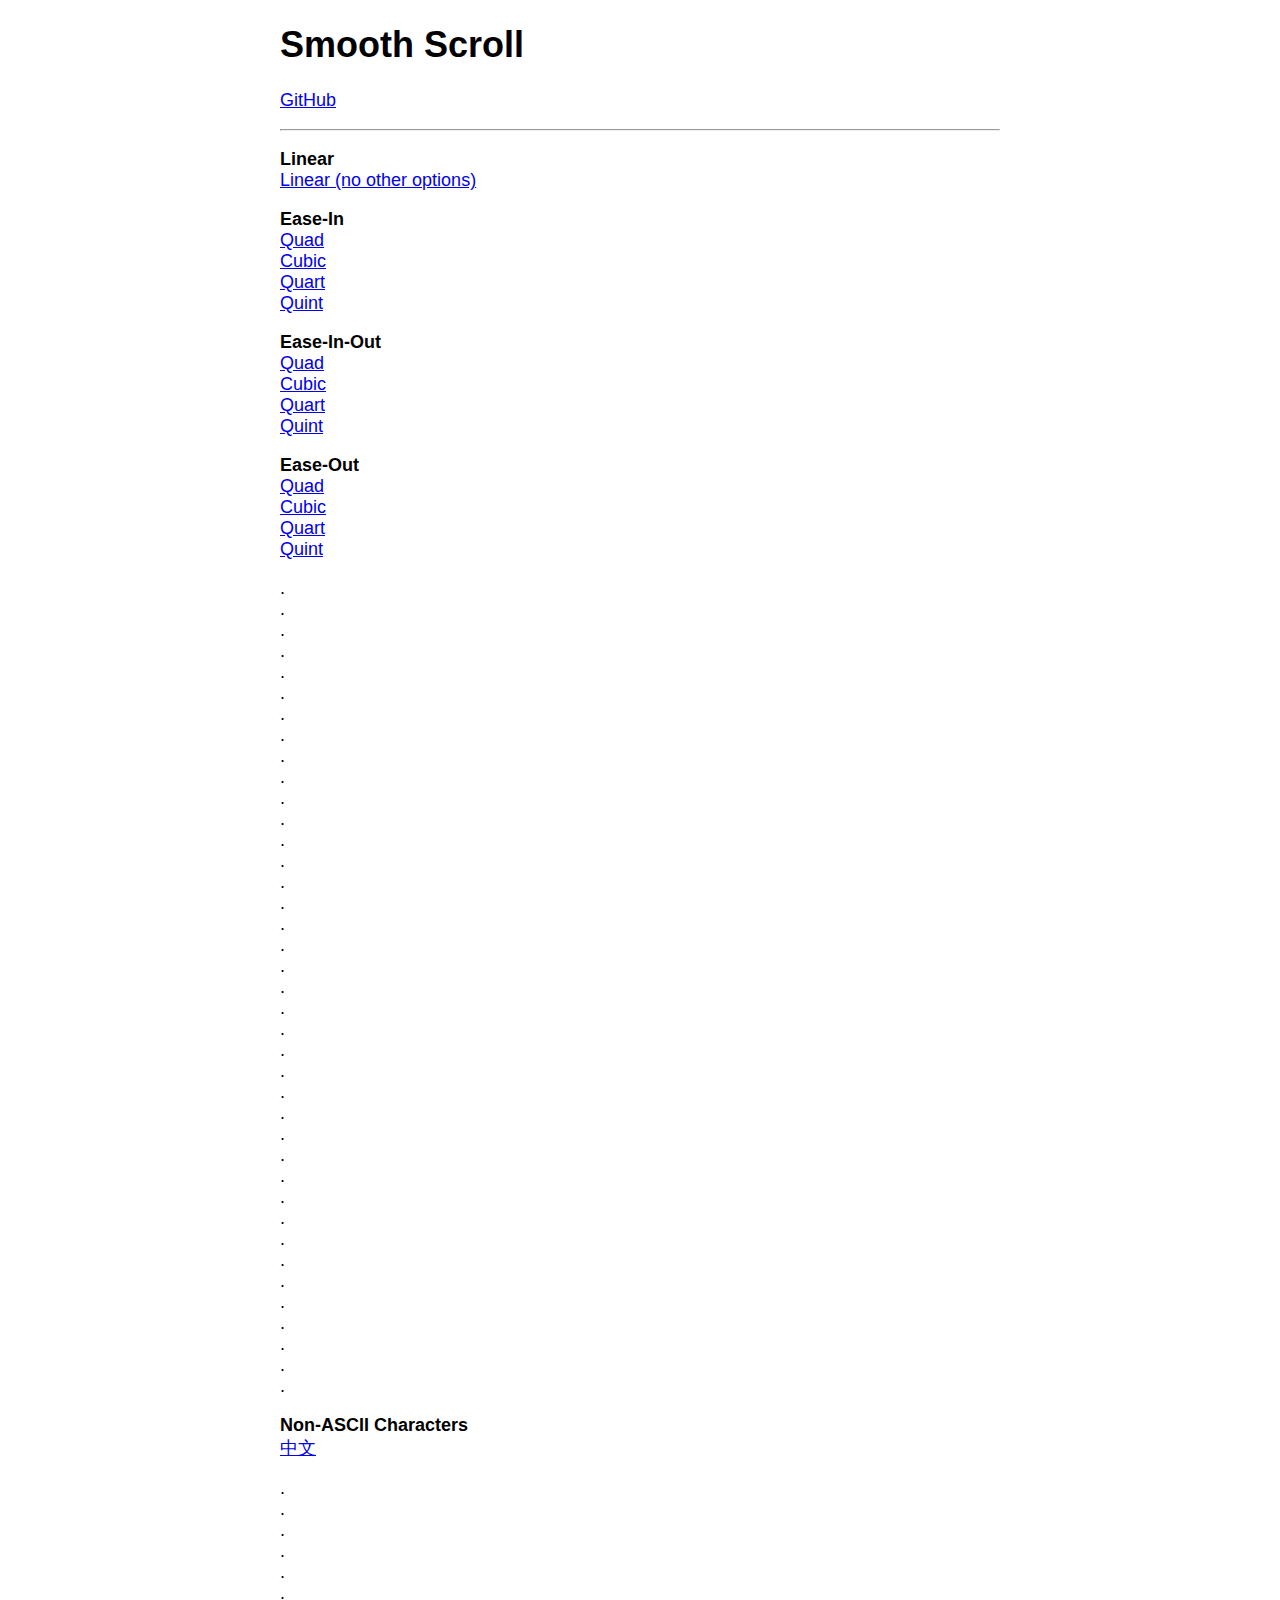
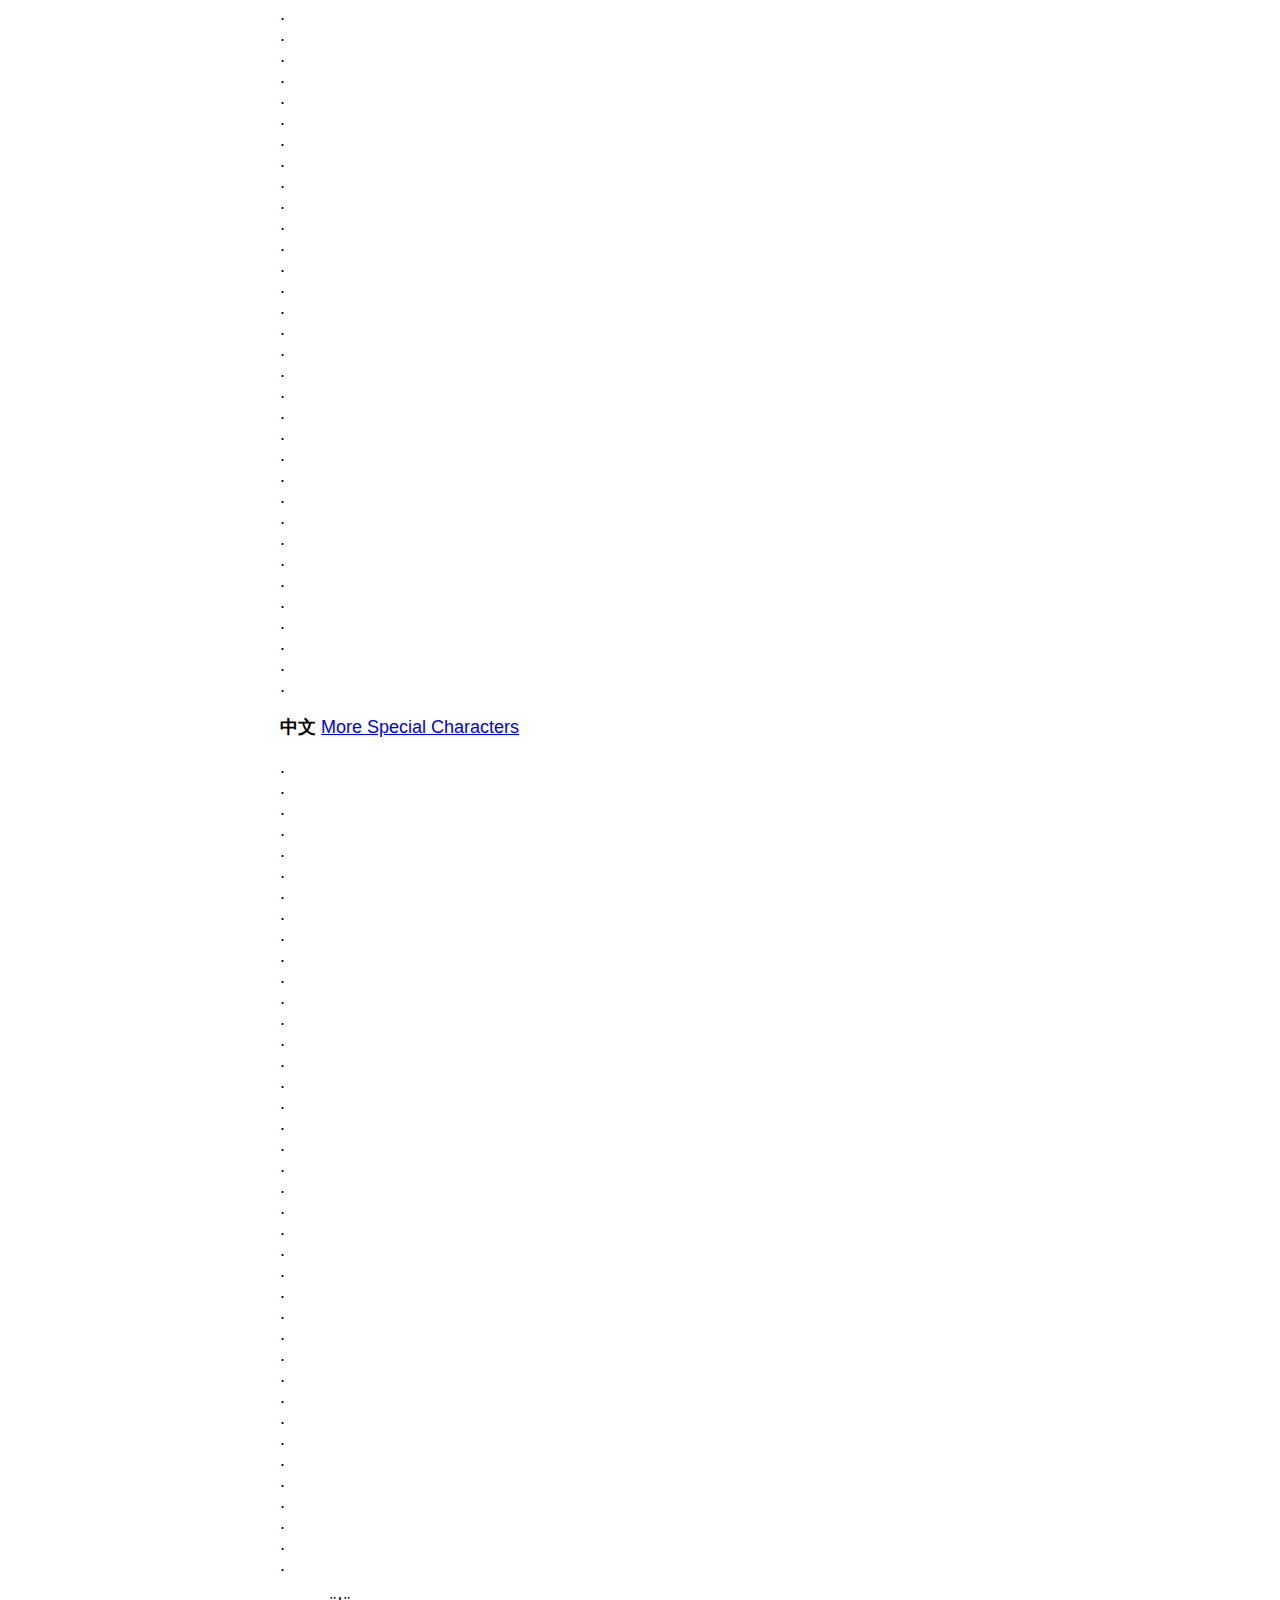
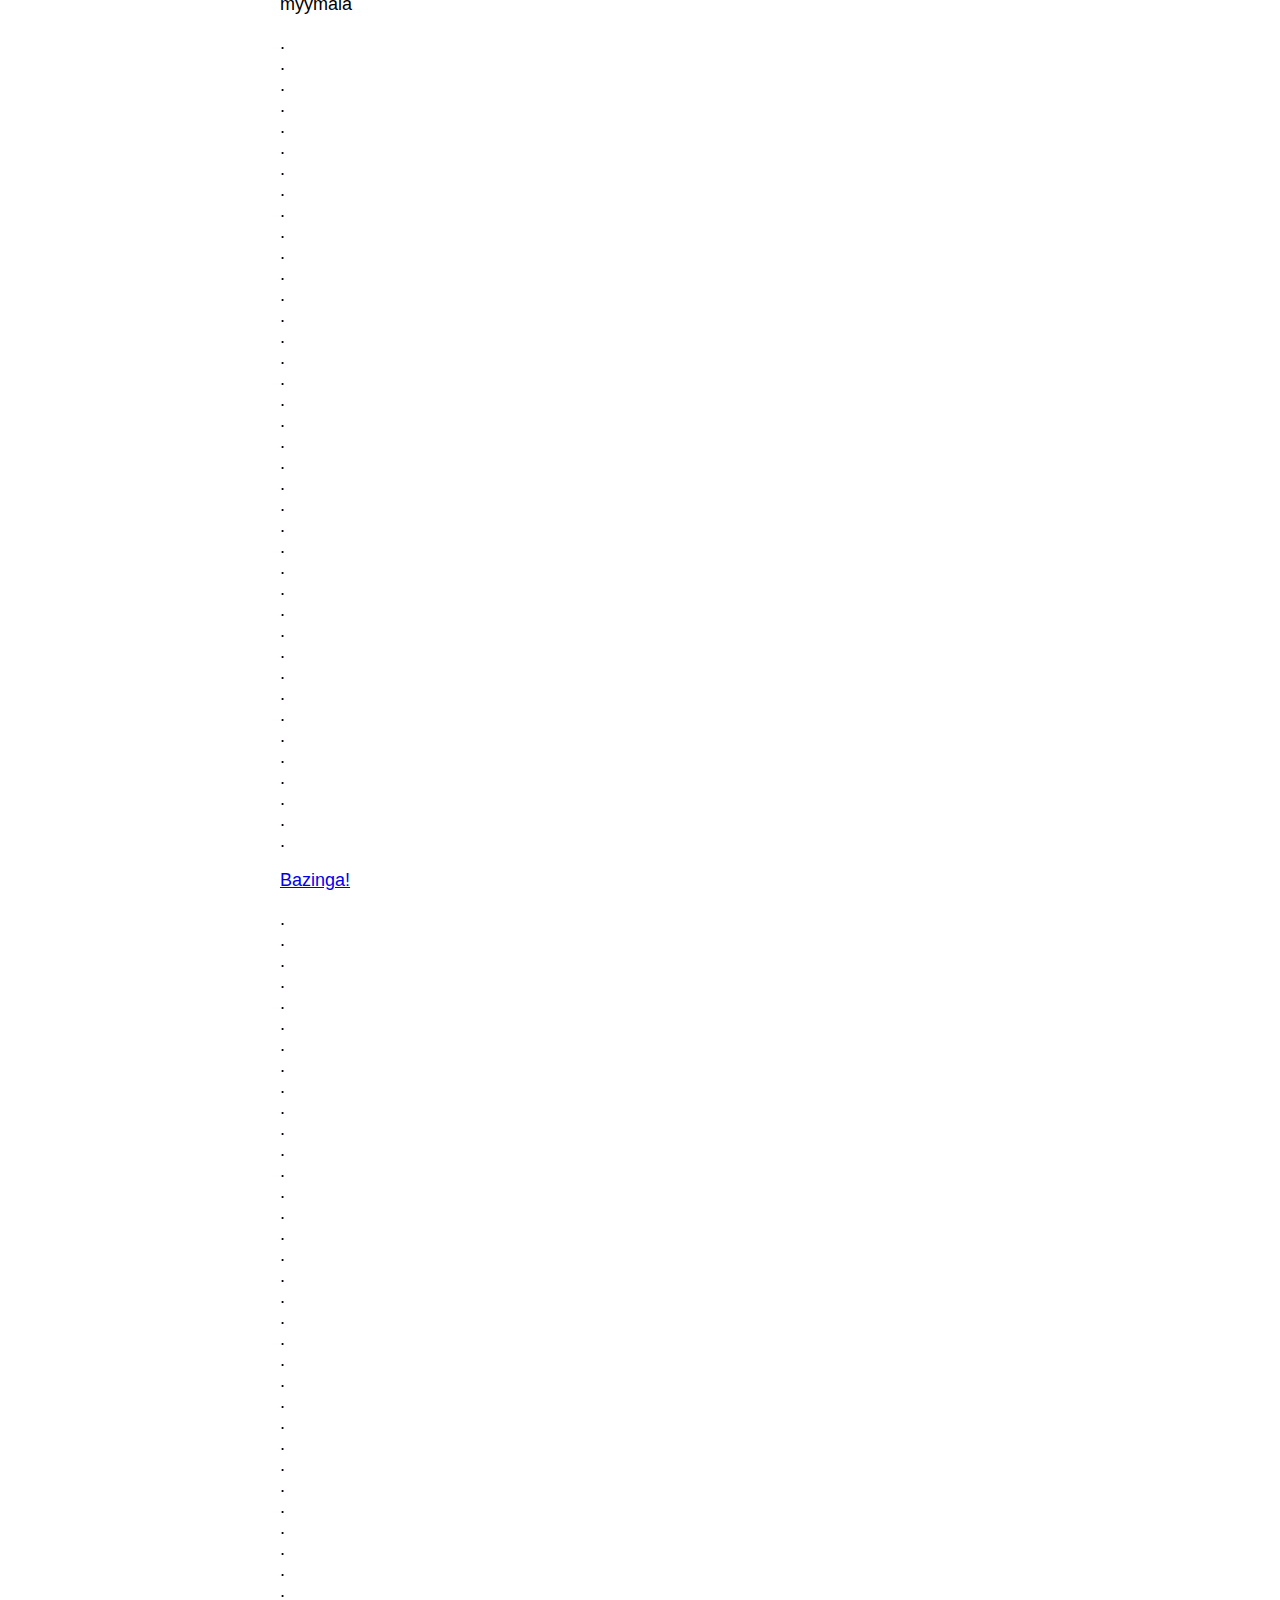
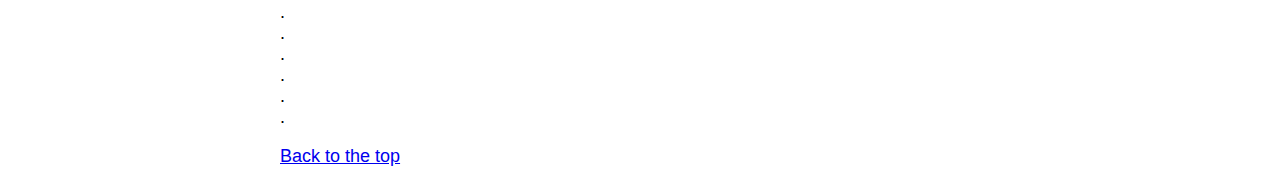
<file: myweb/assets/plugin/smooth-scroll v15.1.3/index.html>
<!DOCTYPE html>
<html lang="en">

	<head>
		<meta charset="utf-8">
		<title>Smooth Scroll</title>
		<meta name="viewport" content="width=device-width, initial-scale=1.0">

		<!-- stylesheets -->
		<style type="text/css">
			body {
				font-family: -apple-system, BlinkMacSystemFont, "Segoe UI", "Roboto", "Oxygen", "Ubuntu", "Cantarell", "Fira Sans", "Droid Sans", "Helvetica Neue", sans-serif;
				font-size: 112.5%;
				margin-left: auto;
				margin-right: auto;
				max-width: 40em;
				width: 88%;
			}
		</style>
	</head>

	<body>

		<main id="top">

			<nav>
				<h1>Smooth Scroll</h1>
				<p><a href="https://github.com/cferdinandi/smooth-scroll">GitHub</a></p>
				<hr>
			</nav>

			<section>
				<p>
				    <strong>Linear</strong><br>
				    <a data-easing="linear" href="#bazinga">Linear (no other options)</a><br>
				</p>

				<p>
				    <strong>Ease-In</strong><br>
				    <a data-easing="easeInQuad" href="#bazinga">Quad</a><br>
				    <a data-easing="easeInCubic" href="#bazinga">Cubic</a><br>
				    <a data-easing="easeInQuart" href="#bazinga">Quart</a><br>
				    <a data-easing="easeInQuint" href="#bazinga">Quint</a>
				</p>

				<p>
				    <strong>Ease-In-Out</strong><br>
				    <a data-easing="easeInOutQuad" href="#bazinga">Quad</a><br>
				    <a data-easing="easeInOutCubic" href="#bazinga">Cubic</a><br>
				    <a data-easing="easeInOutQuart" href="#bazinga">Quart</a><br>
				    <a data-easing="easeInOutQuint" href="#bazinga">Quint</a>
				</p>

				<p>
				    <strong>Ease-Out</strong><br>
				    <a data-easing="easeOutQuad" href="#bazinga">Quad</a><br>
				    <a data-easing="easeOutCubic" href="#bazinga">Cubic</a><br>
				    <a data-easing="easeOutQuart" href="#bazinga">Quart</a><br>
				    <a data-easing="easeOutQuint" href="#bazinga">Quint</a>
				</p>

				<p>
				    .<br>.<br>.<br>.<br>.<br>.<br>.<br>.<br>.<br>.<br>.<br>.<br>.<br>
				    .<br>.<br>.<br>.<br>.<br>.<br>.<br>.<br>.<br>.<br>.<br>.<br>.<br>
				    .<br>.<br>.<br>.<br>.<br>.<br>.<br>.<br>.<br>.<br>.<br>.<br>.
				</p>

				<p>
				    <strong>Non-ASCII Characters</strong><br>
				    <a href="#中文">中文</a>
				</p>

				<p>
				    .<br>.<br>.<br>.<br>.<br>.<br>.<br>.<br>.<br>.<br>.<br>.<br>.<br>
				    .<br>.<br>.<br>.<br>.<br>.<br>.<br>.<br>.<br>.<br>.<br>.<br>.<br>
				    .<br>.<br>.<br>.<br>.<br>.<br>.<br>.<br>.<br>.<br>.<br>.<br>.
				</p>

				<p id="中文">
					<strong>中文</strong>
					<a href="#myymälä">More Special Characters</a>
				</p>

				<p>
				    .<br>.<br>.<br>.<br>.<br>.<br>.<br>.<br>.<br>.<br>.<br>.<br>.<br>
				    .<br>.<br>.<br>.<br>.<br>.<br>.<br>.<br>.<br>.<br>.<br>.<br>.<br>
				    .<br>.<br>.<br>.<br>.<br>.<br>.<br>.<br>.<br>.<br>.<br>.<br>.
				</p>

				<p id="myymälä">myymälä</p>

				<p>
				    .<br>.<br>.<br>.<br>.<br>.<br>.<br>.<br>.<br>.<br>.<br>.<br>.<br>
				    .<br>.<br>.<br>.<br>.<br>.<br>.<br>.<br>.<br>.<br>.<br>.<br>.<br>
				    .<br>.<br>.<br>.<br>.<br>.<br>.<br>.<br>.<br>.<br>.<br>.<br>.
				</p>

				<p id="bazinga"><a href="#1@#%^-bottom">Bazinga!</a></p>

				<p>
				    .<br>.<br>.<br>.<br>.<br>.<br>.<br>.<br>.<br>.<br>.<br>.<br>.<br>
				    .<br>.<br>.<br>.<br>.<br>.<br>.<br>.<br>.<br>.<br>.<br>.<br>.<br>
				    .<br>.<br>.<br>.<br>.<br>.<br>.<br>.<br>.<br>.<br>.<br>.<br>.
				</p>

				<p id="1@#%^-bottom"><a href="#top">Back to the top</a></p>
			</section>
		</main>

		<!-- Javascript -->
		<script src="dist/smooth-scroll.polyfills.js"></script>
		<script>

			// Instantiate Scrolls
			var scroll = new SmoothScroll('a[href*="#"]:not([data-easing])');

			if (document.querySelector('[data-easing]')) {
				var linear = new SmoothScroll('[data-easing="linear"]', {easing: 'linear'});

				var easeInQuad = new SmoothScroll('[data-easing="easeInQuad"]', {easing: 'easeInQuad'});
				var easeInCubic = new SmoothScroll('[data-easing="easeInCubic"]', {easing: 'easeInCubic'});
				var easeInQuart = new SmoothScroll('[data-easing="easeInQuart"]', {easing: 'easeInQuart'});
				var easeInQuint = new SmoothScroll('[data-easing="easeInQuint"]', {easing: 'easeInQuint'});

				var easeInOutQuad = new SmoothScroll('[data-easing="easeInOutQuad"]', {easing: 'easeInOutQuad'});
				var easeInOutCubic = new SmoothScroll('[data-easing="easeInOutCubic"]', {easing: 'easeInOutCubic'});
				var easeInOutQuart = new SmoothScroll('[data-easing="easeInOutQuart"]', {easing: 'easeInOutQuart'});
				var easeInOutQuint = new SmoothScroll('[data-easing="easeInOutQuint"]', {easing: 'easeInOutQuint'});

				var easeOutQuad = new SmoothScroll('[data-easing="easeOutQuad"]', {easing: 'easeOutQuad'});
				var easeOutCubic = new SmoothScroll('[data-easing="easeOutCubic"]', {easing: 'easeOutCubic'});
				var easeOutQuart = new SmoothScroll('[data-easing="easeOutQuart"]', {easing: 'easeOutQuart'});
				var easeOutQuint = new SmoothScroll('[data-easing="easeOutQuint"]', {easing: 'easeOutQuint'});
			}

			// // Log scroll events
			// var logScrollEvent = function (event) {
			// 	console.log('type:', event.type);
			// 	console.log('anchor:', event.detail.anchor);
			// 	console.log('toggle:', event.detail.toggle);
			// };
			// document.addEventListener('scrollStart', logScrollEvent, false);
			// document.addEventListener('scrollStop', logScrollEvent, false);
			// document.addEventListener('scrollCancel', logScrollEvent, false);
		</script>


	</body>
</html>
</file>
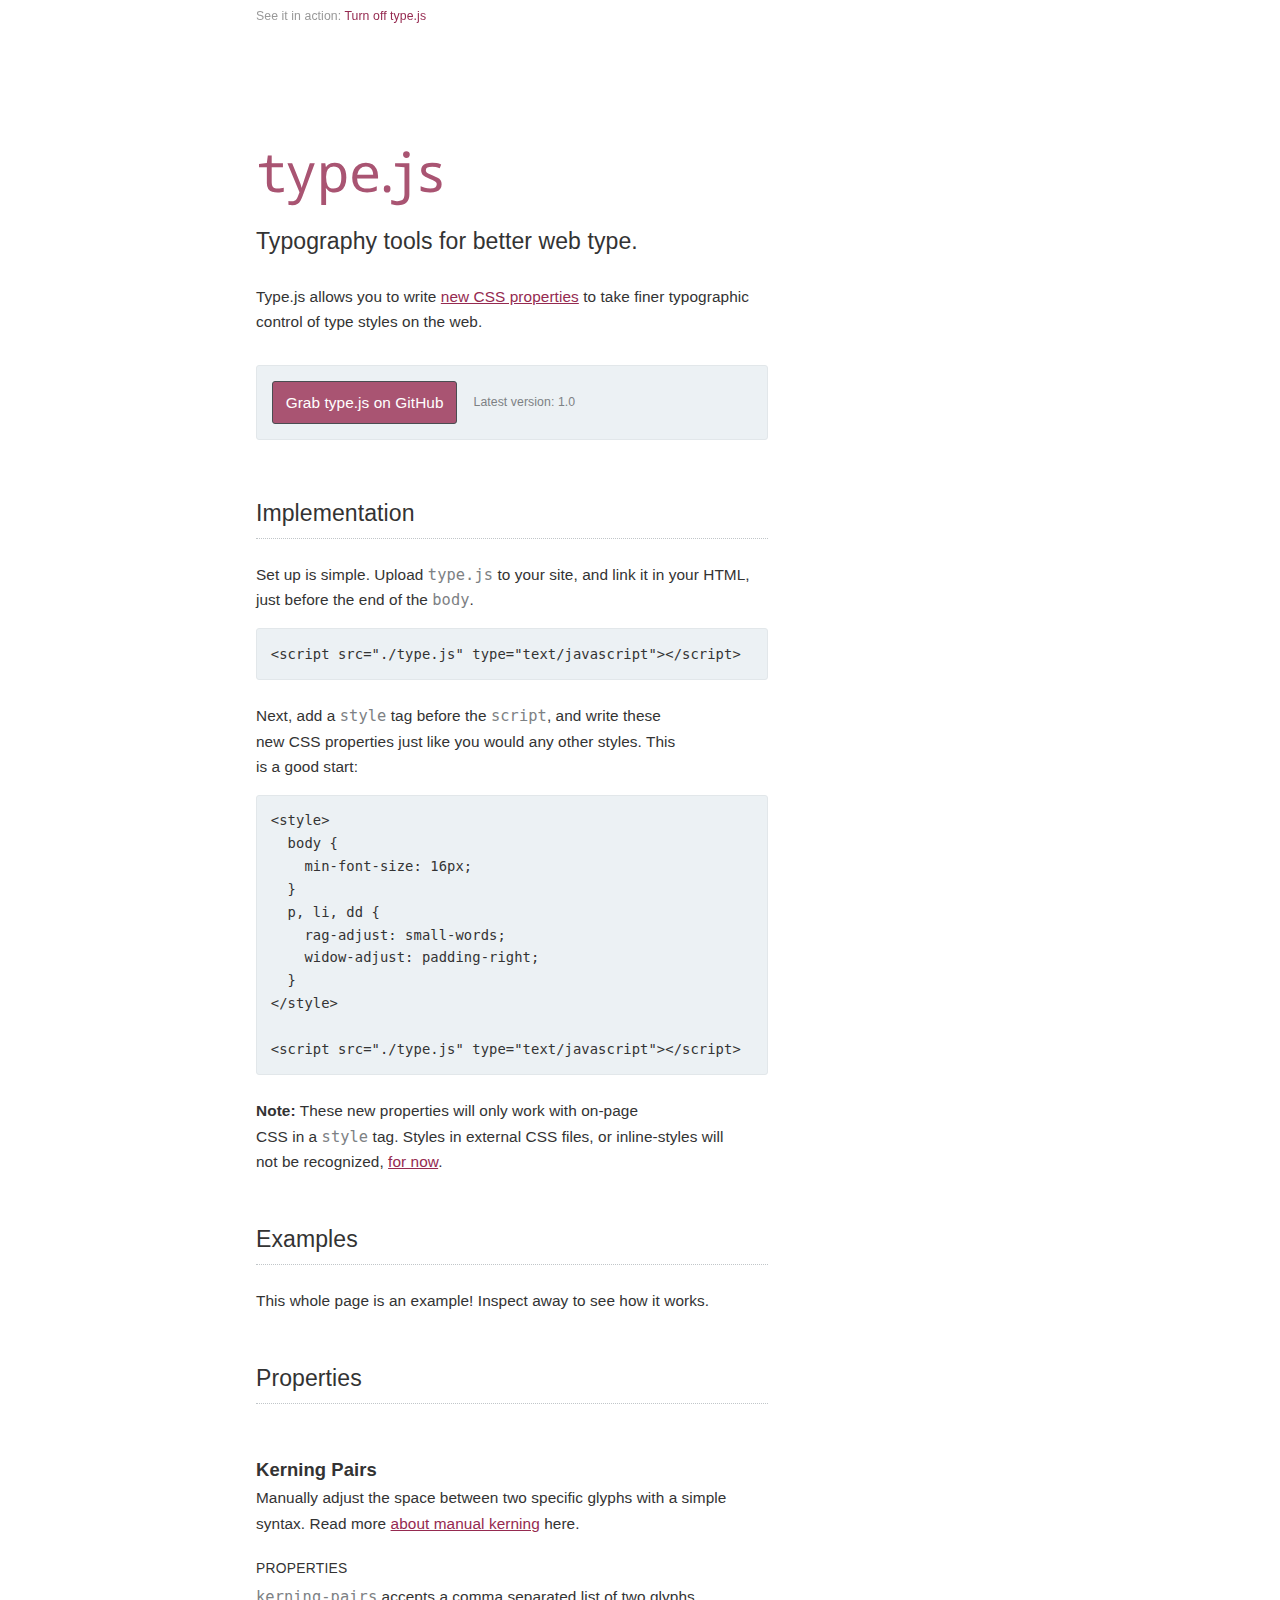
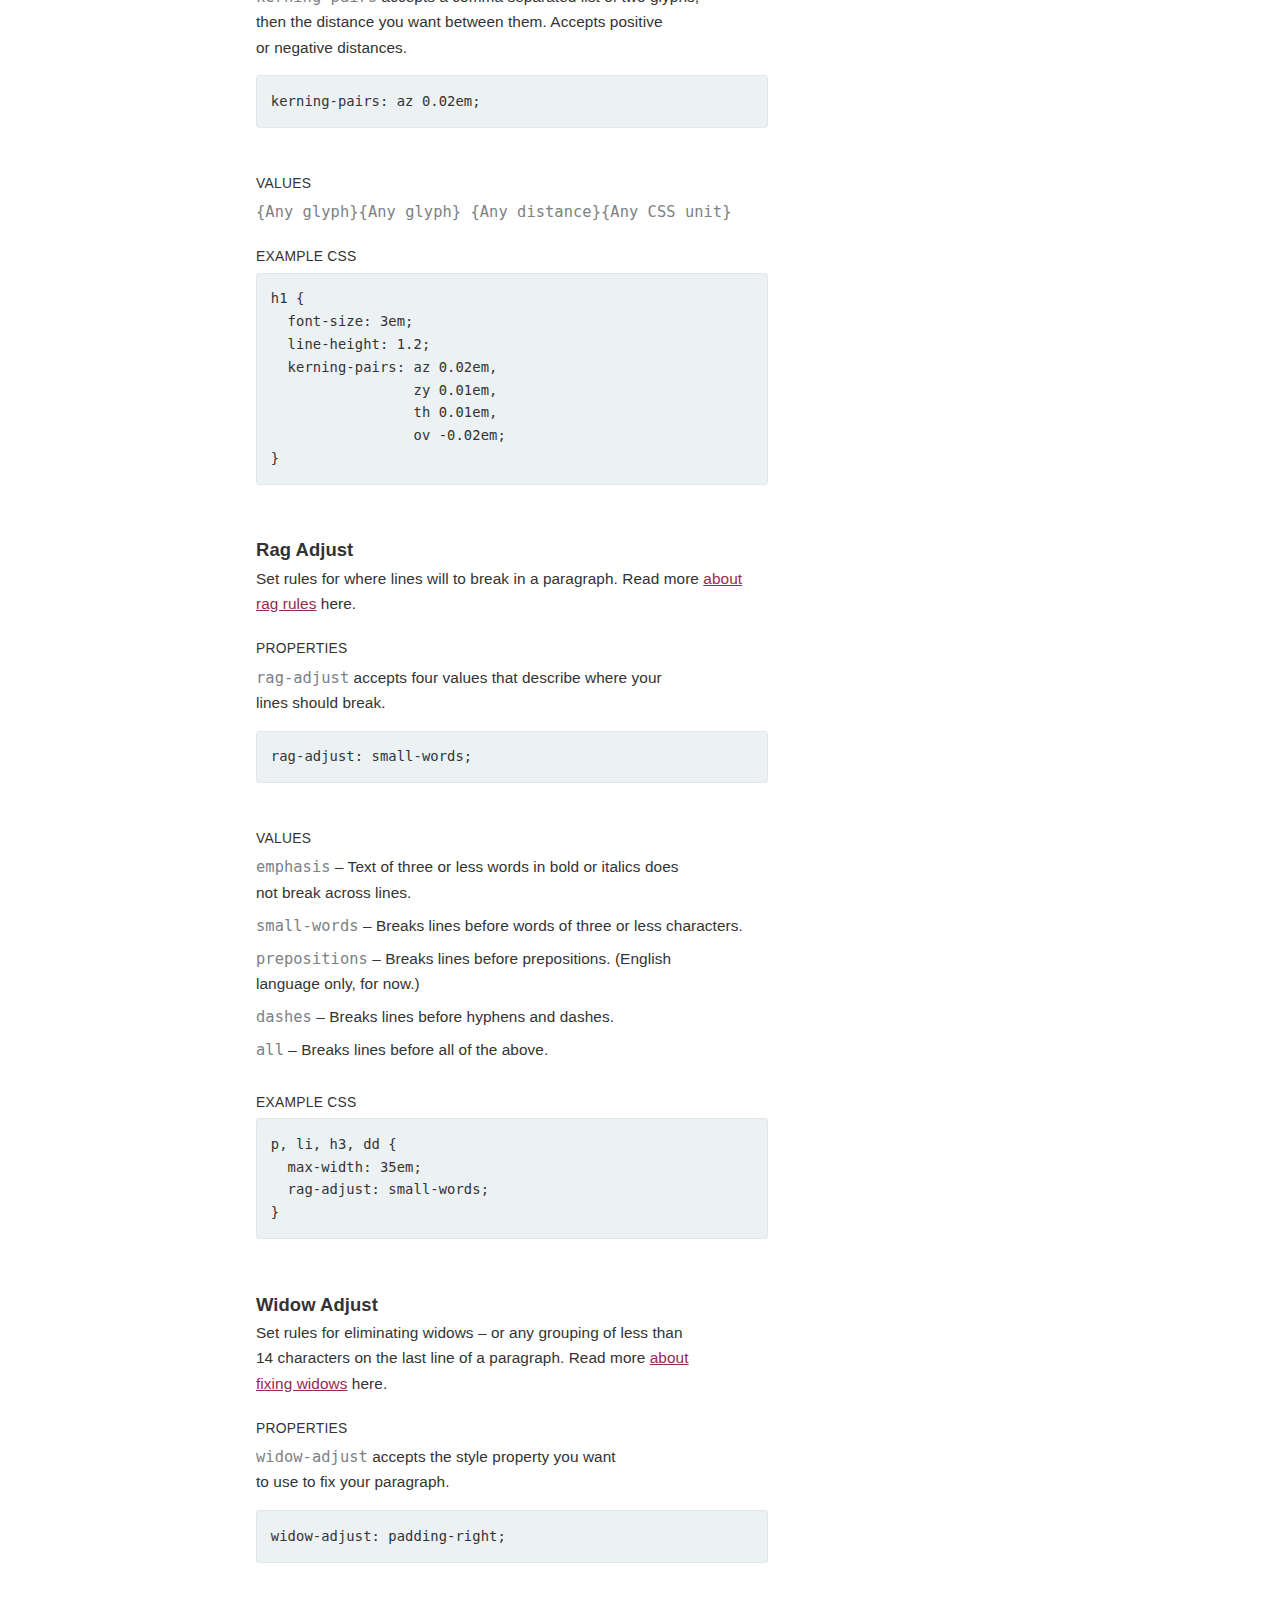
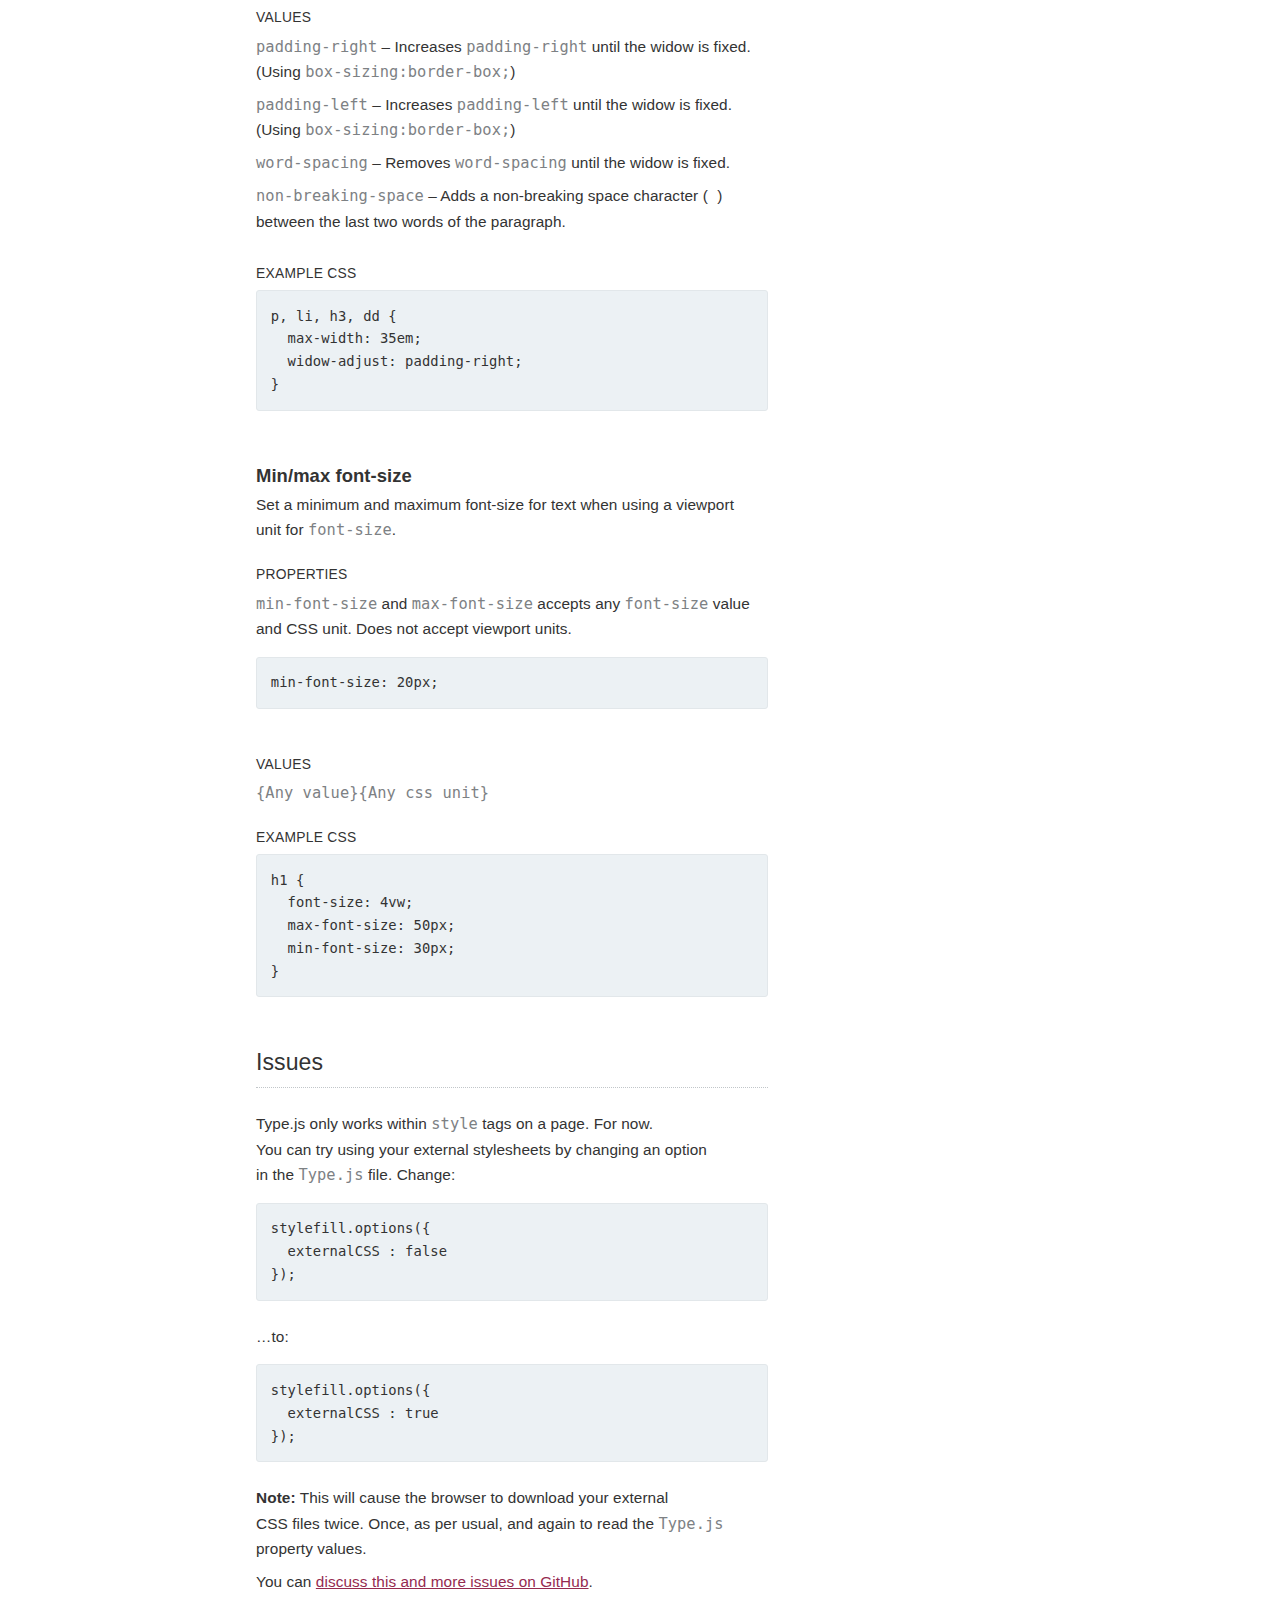
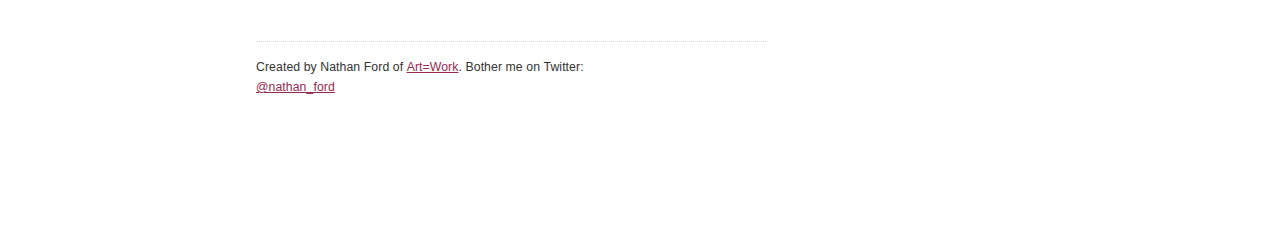
<file: myweb/assets/plugin/type.js/index.html>
<!DOCTYPE html>
<html>
<head>
    
<meta charset=utf-8 />
<meta name="author" content="Nathan Ford" />
<meta name="description" content="Typography tools for better web type. Type.js allows you to write new CSS properties to take finer typographic control of type styles on the web." />

<meta name="viewport" content="width=device-width, minimum-scale=1.0, initial-scale=1.0" />

<title>type.js</title>

<link href='http://fonts.googleapis.com/css?family=Droid+Sans+Mono' rel='stylesheet' type='text/css'>
<link href="./css/styles.css" rel="stylesheet" />

</head>
<body>

	<div id="toggler">See it in action: <a id="toggle" rel="on" href="#">Turn off type.js</a></div>

	<header id="site-header">
	
		<h1>type.js</h1>
		
		<h2>Typography tools for better web type.</h2>
		
		<p>Type.js allows you to write <a href="#properties">new CSS properties</a> to take finer typographic control of type styles on the web.</p>
	
	</header>
	
	<section id="implementation">
		
		<div id="download" class="box clearfix">
			
			<a class="button" href="https://github.com/nathanford/type.js">Grab type.js on GitHub</a>
			
			<p class="detail">Latest version: 1.0</p>
			
		</div>
		
		<h2>Implementation</h2>
		
		<p>Set up is simple. Upload <code>type.js</code> to your site, and link it in your HTML, just before the end of the <code>body</code>.</p>
		
		<figure>
			<pre>&lt;script src="./type.js" type="text/javascript">&lt;/script></pre>
		</figure>
		
		<p>Next, add a <code>style</code> tag before the <code>script</code>, and write these new CSS properties just like you would any other styles. This is a good start:</p>
		
		<figure>
			<pre>&lt;style>
  body {
    min-font-size: 16px;
  }
  p, li, dd {
    rag-adjust: small-words;
    widow-adjust: padding-right;
  }
&lt;/style>

&lt;script src="./type.js" type="text/javascript">&lt;/script></pre>
		</figure>
		
		<p><strong>Note:</strong> These new properties will only work with on-page CSS in a <code>style</code> tag. Styles in external CSS files, or inline-styles will not be recognized, <a href="#issues">for now</a>.</p>
		
	</section>
	
	<section id="examples">
		
		<h2>Examples</h2>
		
		<p>This whole page is an example! Inspect away to see how it works.</p>
	
	</section>
	
	<section id="properties">
	
		<h2>Properties</h2>
	
		<h3 id="kerning-pairs">Kerning Pairs</h3>
		<p>Manually adjust the space between two specific glyphs with a simple syntax. Read more <a href="http://artequalswork.com/posts/manual-kerning/" title="A Manual Kerning Method for the Web on Art=Work">about manual kerning</a> here.</p>
	
		<h4>Properties</h4>
		<p><code>kerning-pairs</code> accepts a comma separated list of two glyphs, then the distance you want between them. Accepts positive or negative distances.</p>
		
		<figure>
			<pre>kerning-pairs: az 0.02em;</pre>
		</figure>
		
		<h4>Values</h4>
		<p><code>{Any glyph}{Any glyph} {Any distance}{Any CSS unit}</code></p>
		
		<h4>Example CSS</h4>
		
		<figure>
			<pre>h1 {
  font-size: 3em;
  line-height: 1.2;
  kerning-pairs: az 0.02em,
                 zy 0.01em,
                 th 0.01em,
                 ov -0.02em; 
}</pre>
		</figure>
		
		<h3 id="rag-adjust">Rag Adjust</h3>
		<p>Set rules for where lines will to break in a paragraph. Read more <a href="http://24ways.org/2013/run-ragged/" title="Run Ragged on 24 ways">about rag rules</a> here.</p>
		
		<h4>Properties</h4>
		<p><code>rag-adjust</code> accepts four values that describe where your lines should break.</p>
		
		<figure>
			<pre>rag-adjust: small-words;</pre>
		</figure>
		
		<h4>Values</h4>
		<ul>
			<li><p><code>emphasis</code> &ndash; Text of three or less words in bold or italics does not break across lines.</p></li>
			<li><p><code>small-words</code> &ndash; Breaks lines before words of three or less characters.</p></li>
			<li><p><code>prepositions</code> &ndash; Breaks lines before prepositions. (English language only, for now.)</p></li>
			<li><p><code>dashes</code> &ndash; Breaks lines before hyphens and dashes.</p></li>
			<li><p><code>all</code> &ndash; Breaks lines before all of the above.</p></li>
		</ul>
		
		<h4>Example CSS</h4>
		<figure>
			<pre>p, li, h3, dd {
  max-width: 35em;
  rag-adjust: small-words;
}</pre>
		</figure>
		
		<h3 id="widow-adjust">Widow Adjust</h3>
		<p>Set rules for eliminating widows &ndash; or any grouping of less than 14 characters on the last line of a paragraph. Read more <a href="http://artequalswork.com/posts/on-widows/" title="On Widows, and How to Tame Them on Art=Work">about fixing widows</a> here.</p>
		
		<h4>Properties</h4>
		<p><code>widow-adjust</code> accepts the style property you want to use to fix your paragraph.</p>
		
		<figure>
			<pre>widow-adjust: padding-right;</pre>
		</figure>
		
		<h4>Values</h4>
		<ul>
			<li><p><code>padding-right</code> &ndash; Increases <code>padding-right</code> until the widow is fixed. (Using <code>box-sizing:border-box;</code>)</p></li>
			<li><p><code>padding-left</code> &ndash; Increases <code>padding-left</code> until the widow is fixed. (Using <code>box-sizing:border-box;</code>)</p></li>
			<li><p><code>word-spacing</code> &ndash; Removes <code>word-spacing</code> until the widow is fixed.</p></li>
			<li><p><code>non-breaking-space</code> &ndash; Adds a non-breaking space character (<code>&#160;</code>) between the last two words of the paragraph.</p></li>
		</ul>
		
		<h4>Example CSS</h4>
		<figure>
			<pre>p, li, h3, dd {
  max-width: 35em;
  widow-adjust: padding-right;
}</pre>
		</figure>
		
		<h3 id="min-max-font-size">Min/max font-size</h3>
		<p>Set a minimum and maximum font-size for text when using a viewport unit for <code>font-size</code>.</p>
		
		<h4>Properties</h4>
	 	<p><code>min-font-size</code> and <code>max-font-size</code> accepts any <code>font-size</code> value and CSS unit. Does not accept viewport units.</p>
	 	
	 	<figure>
			<pre>min-font-size: 20px;</pre>
		</figure>
		
		<h4>Values</h4>
		<p><code>{Any value}{Any css unit}</code></p>
		
		<h4>Example CSS</h4>
		<figure>
			<pre>h1 {
  font-size: 4vw;
  max-font-size: 50px;
  min-font-size: 30px;
}</pre>
		</figure>
		
	</section>
	
	<section id="issues">
	
		<h2>Issues</h2>
		
		<p>Type.js only works within <code>style</code> tags on a page. For now. You can try using your external stylesheets by changing an option in the <code>Type.js</code> file. Change:</p>
		
		<figure>
			<pre>stylefill.options({
  externalCSS : false			
});</pre>
		</figure>
		
		<p>&hellip;to:</p>
		
		<figure>
		<pre>stylefill.options({
  externalCSS : true		
});</pre>
		</figure>
		
		<p><strong>Note:</strong> This will cause the browser to download your external CSS files twice. Once, as per usual, and again to read the <code>Type.js</code> property values.</p>
		
		<p>You can <a href="https://github.com/nathanford/type.js/issues" title="View issues">discuss this and more issues on GitHub</a>.</p>
	
	</section>
	
	<footer id="site-footer">
		
		<p>Created by Nathan Ford of <a href="http://artequalswork.com" title="Visit Art=Work">Art=Work</a>. Bother me on Twitter: <a href="http://twitter.com/nathan_ford">@nathan_ford</a></p>
		
	</footer>
	
	<style>
		
		body {
			min-font-size: 12px;
		}
		
		h1 {
			kerning-pairs: ty -0.05em,
										 pe -0.01em,
										 e. -0.18em,
										 .j -0.28em,
										 js -0.1em;
		}
		
		#site-header h2 {
			widow-adjust: non-breaking-space;
		}
	
		p, li {
			rag-adjust: small-words;
			widow-adjust: padding-right;
		}
		
	</style>
	
	<script src="./js/type.js" type="text/javascript"></script>
	
	<!-- Ignore the rest of this... just a script to toggle the styles on and off -->
	
	<script type="text/javascript">
		
		var toggle = document.getElementById('toggle');
		
		toggle.addEventListener('click', function(e) {
			
			if (this.rel == 'on') {
			
				var eles = document.querySelectorAll('*'),
						spans = document.querySelectorAll('span');
						
				spans[0].parentNode.textContent = spans[0].parentNode.textContent
				
				for (i in eles) {
				
					var ele = eles[i];
					
					if (ele.innerHTML) ele.removeAttribute('style');
					
				}
				
				this.setAttribute('rel', 'off');
				this.textContent = 'Turn on type.js'
			
			}
			else {
				
				window.location.reload(false);
				
			}
			
			prevent(e);	
		
		}, false);
		
		function prevent (e) {
		
			if (e.preventDefault) e.preventDefault();
			else event.returnValue = false;
		
		}
	
	
	</script>

</body>
</html>
</file>
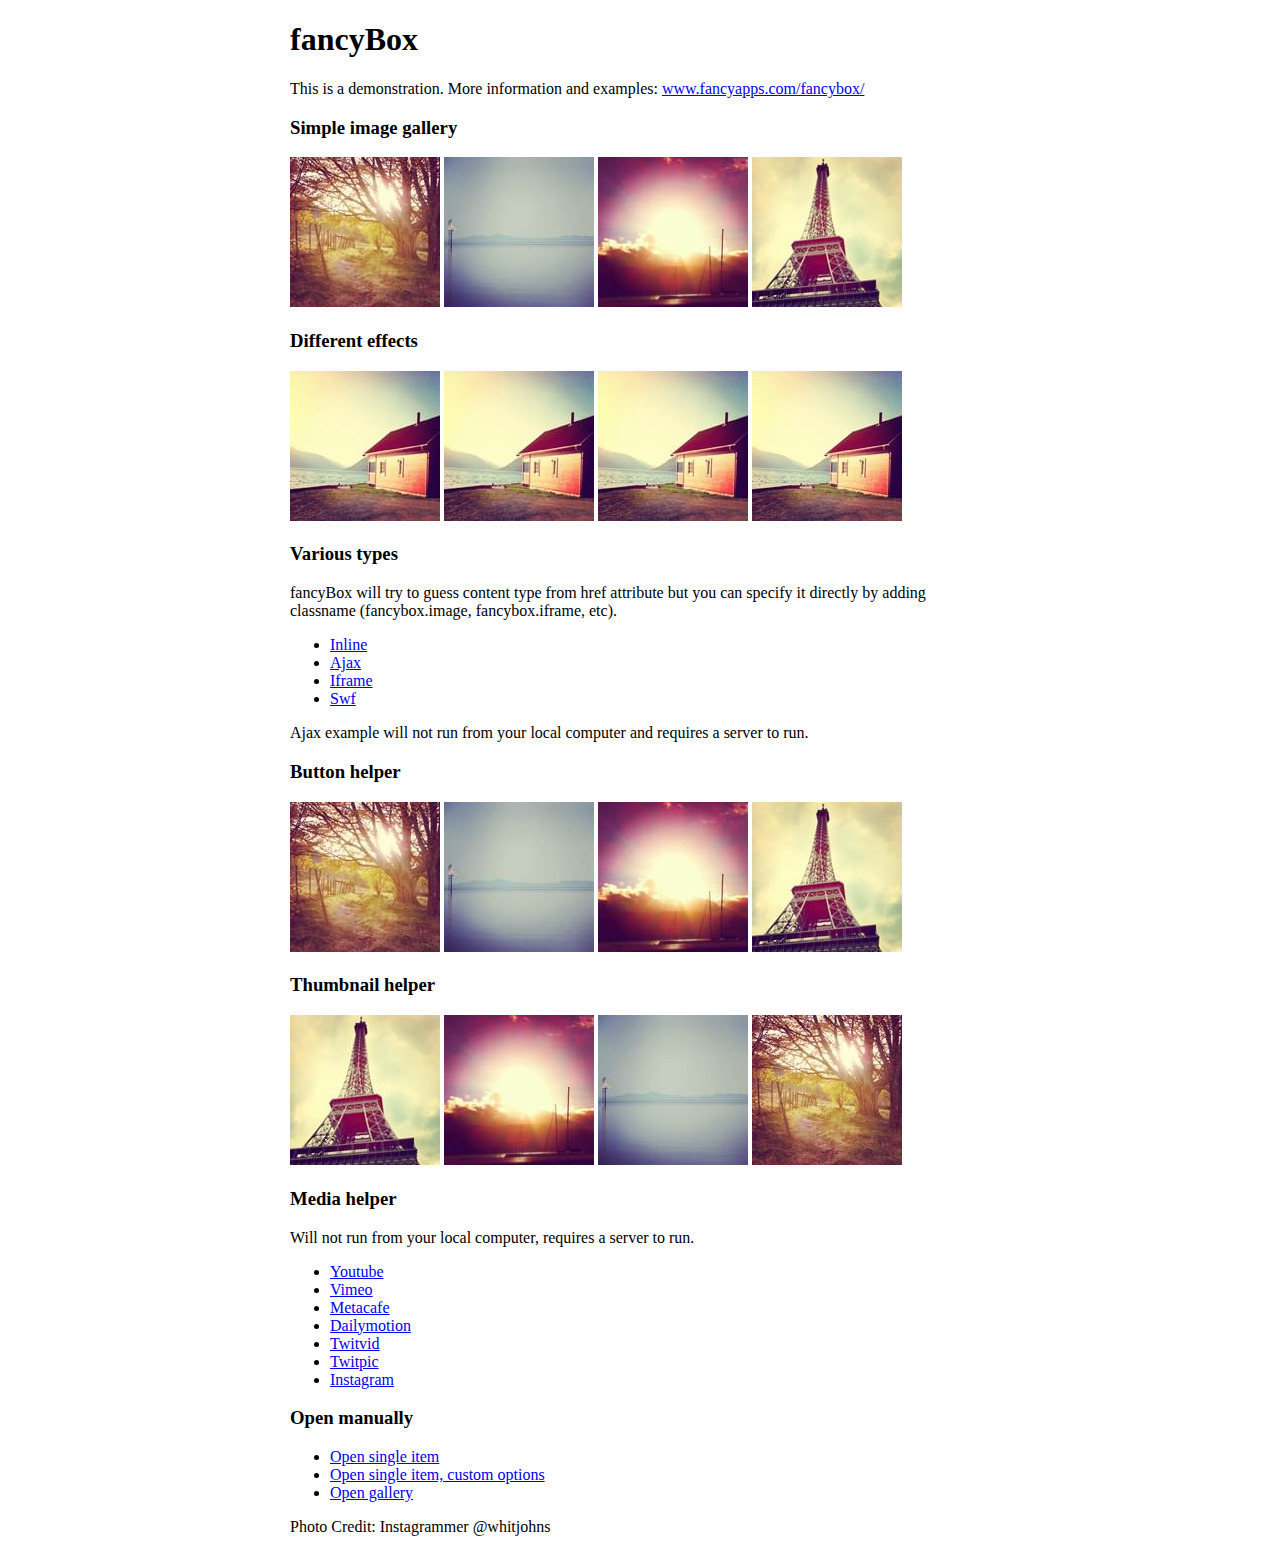
<file: myweb/assets/plugin/Fancybox v3/demo/index.html>
<!DOCTYPE html>
<html>
<head>
	<title>fancyBox - Fancy jQuery Lightbox Alternative | Demonstration</title>
	<meta http-equiv="Content-Type" content="text/html; charset=UTF-8" />

	<!-- Add jQuery library -->
	<script type="text/javascript" src="../lib/jquery-1.10.2.min.js"></script>

	<!-- Add mousewheel plugin (this is optional) -->
	<script type="text/javascript" src="../lib/jquery.mousewheel.pack.js?v=3.1.3"></script>

	<!-- Add fancyBox main JS and CSS files -->
	<script type="text/javascript" src="../source/jquery.fancybox.pack.js?v=2.1.5"></script>
	<link rel="stylesheet" type="text/css" href="../source/jquery.fancybox.css?v=2.1.5" media="screen" />

	<!-- Add Button helper (this is optional) -->
	<link rel="stylesheet" type="text/css" href="../source/helpers/jquery.fancybox-buttons.css?v=1.0.5" />
	<script type="text/javascript" src="../source/helpers/jquery.fancybox-buttons.js?v=1.0.5"></script>

	<!-- Add Thumbnail helper (this is optional) -->
	<link rel="stylesheet" type="text/css" href="../source/helpers/jquery.fancybox-thumbs.css?v=1.0.7" />
	<script type="text/javascript" src="../source/helpers/jquery.fancybox-thumbs.js?v=1.0.7"></script>

	<!-- Add Media helper (this is optional) -->
	<script type="text/javascript" src="../source/helpers/jquery.fancybox-media.js?v=1.0.6"></script>

	<script type="text/javascript">
		$(document).ready(function() {
			/*
			 *  Simple image gallery. Uses default settings
			 */

			$('.fancybox').fancybox();

			/*
			 *  Different effects
			 */

			// Change title type, overlay closing speed
			$(".fancybox-effects-a").fancybox({
				helpers: {
					title : {
						type : 'outside'
					},
					overlay : {
						speedOut : 0
					}
				}
			});

			// Disable opening and closing animations, change title type
			$(".fancybox-effects-b").fancybox({
				openEffect  : 'none',
				closeEffect	: 'none',

				helpers : {
					title : {
						type : 'over'
					}
				}
			});

			// Set custom style, close if clicked, change title type and overlay color
			$(".fancybox-effects-c").fancybox({
				wrapCSS    : 'fancybox-custom',
				closeClick : true,

				openEffect : 'none',

				helpers : {
					title : {
						type : 'inside'
					},
					overlay : {
						css : {
							'background' : 'rgba(238,238,238,0.85)'
						}
					}
				}
			});

			// Remove padding, set opening and closing animations, close if clicked and disable overlay
			$(".fancybox-effects-d").fancybox({
				padding: 0,

				openEffect : 'elastic',
				openSpeed  : 150,

				closeEffect : 'elastic',
				closeSpeed  : 150,

				closeClick : true,

				helpers : {
					overlay : null
				}
			});

			/*
			 *  Button helper. Disable animations, hide close button, change title type and content
			 */

			$('.fancybox-buttons').fancybox({
				openEffect  : 'none',
				closeEffect : 'none',

				prevEffect : 'none',
				nextEffect : 'none',

				closeBtn  : false,

				helpers : {
					title : {
						type : 'inside'
					},
					buttons	: {}
				},

				afterLoad : function() {
					this.title = 'Image ' + (this.index + 1) + ' of ' + this.group.length + (this.title ? ' - ' + this.title : '');
				}
			});


			/*
			 *  Thumbnail helper. Disable animations, hide close button, arrows and slide to next gallery item if clicked
			 */

			$('.fancybox-thumbs').fancybox({
				prevEffect : 'none',
				nextEffect : 'none',

				closeBtn  : false,
				arrows    : false,
				nextClick : true,

				helpers : {
					thumbs : {
						width  : 50,
						height : 50
					}
				}
			});

			/*
			 *  Media helper. Group items, disable animations, hide arrows, enable media and button helpers.
			*/
			$('.fancybox-media')
				.attr('rel', 'media-gallery')
				.fancybox({
					openEffect : 'none',
					closeEffect : 'none',
					prevEffect : 'none',
					nextEffect : 'none',

					arrows : false,
					helpers : {
						media : {},
						buttons : {}
					}
				});

			/*
			 *  Open manually
			 */

			$("#fancybox-manual-a").click(function() {
				$.fancybox.open('1_b.jpg');
			});

			$("#fancybox-manual-b").click(function() {
				$.fancybox.open({
					href : 'iframe.html',
					type : 'iframe',
					padding : 5
				});
			});

			$("#fancybox-manual-c").click(function() {
				$.fancybox.open([
					{
						href : '1_b.jpg',
						title : 'My title'
					}, {
						href : '2_b.jpg',
						title : '2nd title'
					}, {
						href : '3_b.jpg'
					}
				], {
					helpers : {
						thumbs : {
							width: 75,
							height: 50
						}
					}
				});
			});


		});
	</script>
	<style type="text/css">
		.fancybox-custom .fancybox-skin {
			box-shadow: 0 0 50px #222;
		}

		body {
			max-width: 700px;
			margin: 0 auto;
		}
	</style>
</head>
<body>
	<h1>fancyBox</h1>

	<p>This is a demonstration. More information and examples: <a href="http://fancyapps.com/fancybox/">www.fancyapps.com/fancybox/</a></p>

	<h3>Simple image gallery</h3>
	<p>
		<a class="fancybox" href="1_b.jpg" data-fancybox-group="gallery" title="Lorem ipsum dolor sit amet"><img src="1_s.jpg" alt="" /></a>

		<a class="fancybox" href="2_b.jpg" data-fancybox-group="gallery" title="Etiam quis mi eu elit temp"><img src="2_s.jpg" alt="" /></a>

		<a class="fancybox" href="3_b.jpg" data-fancybox-group="gallery" title="Cras neque mi, semper leon"><img src="3_s.jpg" alt="" /></a>

		<a class="fancybox" href="4_b.jpg" data-fancybox-group="gallery" title="Sed vel sapien vel sem uno"><img src="4_s.jpg" alt="" /></a>
	</p>

	<h3>Different effects</h3>
	<p>
		<a class="fancybox-effects-a" href="5_b.jpg" title="Lorem ipsum dolor sit amet, consectetur adipiscing elit"><img src="5_s.jpg" alt="" /></a>

		<a class="fancybox-effects-b" href="5_b.jpg" title="Lorem ipsum dolor sit amet, consectetur adipiscing elit"><img src="5_s.jpg" alt="" /></a>

		<a class="fancybox-effects-c" href="5_b.jpg" title="Lorem ipsum dolor sit amet, consectetur adipiscing elit"><img src="5_s.jpg" alt="" /></a>

		<a class="fancybox-effects-d" href="5_b.jpg" title="Lorem ipsum dolor sit amet, consectetur adipiscing elit"><img src="5_s.jpg" alt="" /></a>
	</p>

	<h3>Various types</h3>
	<p>
		fancyBox will try to guess content type from href attribute but you can specify it directly by adding classname (fancybox.image, fancybox.iframe, etc).
	</p>
	<ul>
		<li><a class="fancybox" href="#inline1" title="Lorem ipsum dolor sit amet">Inline</a></li>
		<li><a class="fancybox fancybox.ajax" href="ajax.txt">Ajax</a></li>
		<li><a class="fancybox fancybox.iframe" href="iframe.html">Iframe</a></li>
		<li><a class="fancybox" href="http://www.adobe.com/jp/events/cs3_web_edition_tour/swfs/perform.swf">Swf</a></li>
	</ul>

	<div id="inline1" style="width:400px;display: none;">
		<h3>Etiam quis mi eu elit</h3>
		<p>
			Lorem ipsum dolor sit amet, consectetur adipiscing elit. Etiam quis mi eu elit tempor facilisis id et neque. Nulla sit amet sem sapien. Vestibulum imperdiet porta ante ac ornare. Nulla et lorem eu nibh adipiscing ultricies nec at lacus. Cras laoreet ultricies sem, at blandit mi eleifend aliquam. Nunc enim ipsum, vehicula non pretium varius, cursus ac tortor. Vivamus fringilla congue laoreet. Quisque ultrices sodales orci, quis rhoncus justo auctor in. Phasellus dui eros, bibendum eu feugiat ornare, faucibus eu mi. Nunc aliquet tempus sem, id aliquam diam varius ac. Maecenas nisl nunc, molestie vitae eleifend vel, iaculis sed magna. Aenean tempus lacus vitae orci posuere porttitor eget non felis. Donec lectus elit, aliquam nec eleifend sit amet, vestibulum sed nunc.
		</p>
	</div>

	<p>
		Ajax example will not run from your local computer and requires a server to run.
	</p>

	<h3>Button helper</h3>
	<p>
		<a class="fancybox-buttons" data-fancybox-group="button" href="1_b.jpg"><img src="1_s.jpg" alt="" /></a>

		<a class="fancybox-buttons" data-fancybox-group="button" href="2_b.jpg"><img src="2_s.jpg" alt="" /></a>

		<a class="fancybox-buttons" data-fancybox-group="button" href="3_b.jpg"><img src="3_s.jpg" alt="" /></a>

		<a class="fancybox-buttons" data-fancybox-group="button" href="4_b.jpg"><img src="4_s.jpg" alt="" /></a>
	</p>

	<h3>Thumbnail helper</h3>
	<p>
		<a class="fancybox-thumbs" data-fancybox-group="thumb" href="4_b.jpg"><img src="4_s.jpg" alt="" /></a>

		<a class="fancybox-thumbs" data-fancybox-group="thumb" href="3_b.jpg"><img src="3_s.jpg" alt="" /></a>

		<a class="fancybox-thumbs" data-fancybox-group="thumb" href="2_b.jpg"><img src="2_s.jpg" alt="" /></a>

		<a class="fancybox-thumbs" data-fancybox-group="thumb" href="1_b.jpg"><img src="1_s.jpg" alt="" /></a>
	</p>

	<h3>Media helper</h3>
	<p>
		Will not run from your local computer, requires a server to run.
	</p>

	<ul>
		<li><a class="fancybox-media" href="http://www.youtube.com/watch?v=opj24KnzrWo">Youtube</a></li>
		<li><a class="fancybox-media" href="http://vimeo.com/47480346">Vimeo</a></li>
		<li><a class="fancybox-media" href="http://www.metacafe.com/watch/7635964/">Metacafe</a></li>
		<li><a class="fancybox-media" href="http://www.dailymotion.com/video/xoeylt_electric-guest-this-head-i-hold_music">Dailymotion</a></li>
		<li><a class="fancybox-media" href="http://twitvid.com/QY7MD">Twitvid</a></li>
		<li><a class="fancybox-media" href="http://twitpic.com/7p93st">Twitpic</a></li>
		<li><a class="fancybox-media" href="http://instagr.am/p/IejkuUGxQn">Instagram</a></li>
	</ul>

	<h3>Open manually</h3>
	<ul>
		<li><a id="fancybox-manual-a" href="javascript:;">Open single item</a></li>
		<li><a id="fancybox-manual-b" href="javascript:;">Open single item, custom options</a></li>
		<li><a id="fancybox-manual-c" href="javascript:;">Open gallery</a></li>
	</ul>

	<p>
		Photo Credit: Instagrammer @whitjohns
	</p>
</body>
</html>
</file>
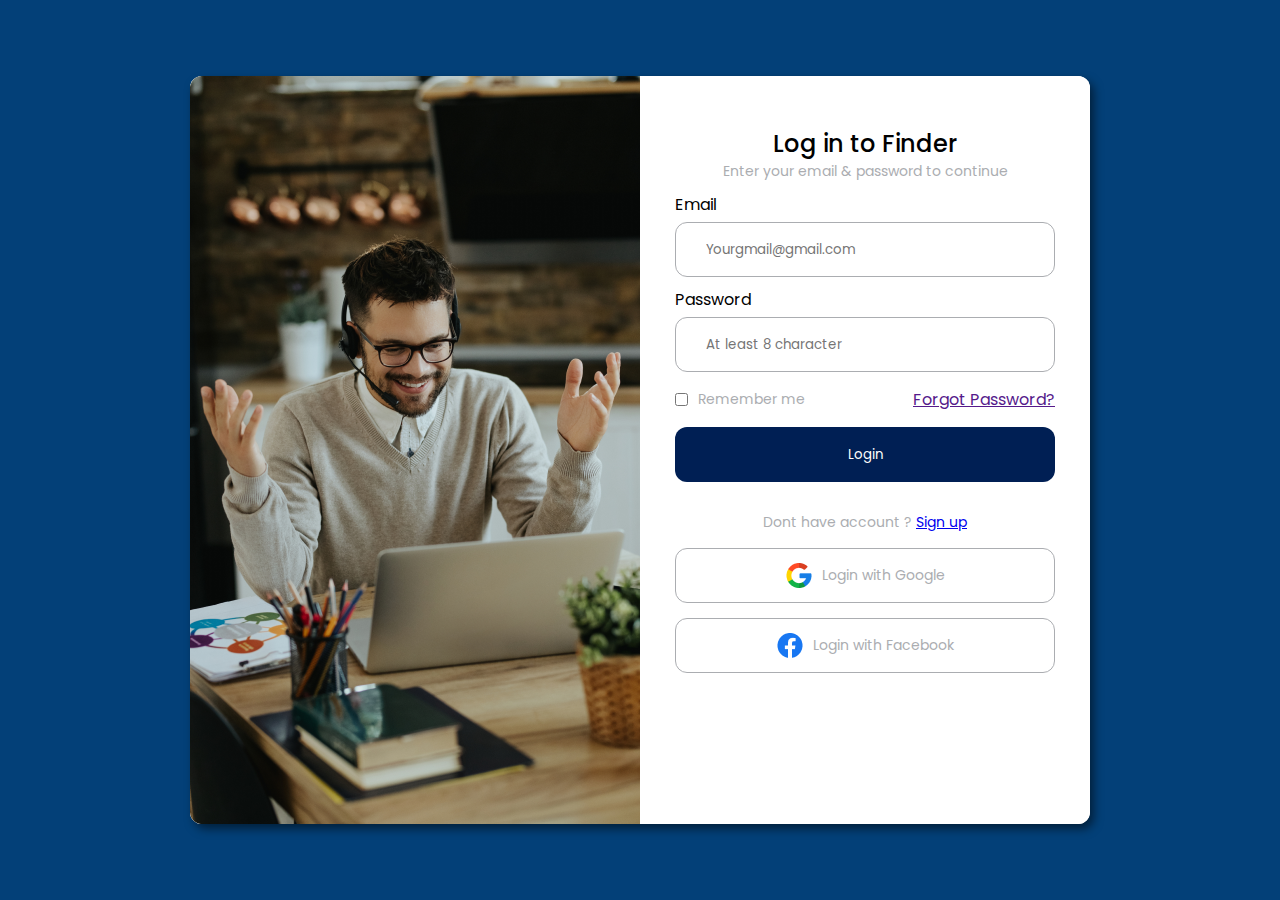
<file: myweb/login.html>
<!DOCTYPE html>
<html lang="en">
<head>
    <meta charset="UTF-8">
    <meta name="viewport" content="width=device-width, initial-scale=1.0">
    <title>Login | Finder</title>
    <link rel="icon" href="/myweb/assets/img/icon-title.png">
    <link rel="stylesheet" href="/myweb/assets/css/style.css">
    <link rel="stylesheet" href="/myweb/assets/plugin/boxicons-2.0.7/css/boxicons.min.css">
    <link rel="stylesheet" href="/myweb/assets/css/responsive.css">
</head>
<body>
    <!-- sign up -->
    <div class="login">
        <div class="small-container">
            <div class="row row-register">
                <div class="col">
                    <img src="/myweb/assets/img/img-login.png" alt="">
                </div>
                <div class="col">
                    

                    <form action="">
                        <h2 class="text-center">Log in to Finder</h2>
                        <p class="text-center">Enter your email & password to continue</p>
                        <label for="">Email</label>
                        <input type="text" placeholder="Yourgmail@gmail.com">
                        <label for="">Password</label>
                        <input type="password" placeholder="At least 8 character">
                        <div class="forgot">
                            <div class="terms">
                                <input type="checkbox">
                                <p>Remember me</a> </p>
                            </div>
                            <a href="">Forgot Password?</a>
                        </div>
                        <button><a href="">Login</a></button>
                        <p class="text-center">Dont have account ? <a href="register.html">Sign up</a> </p>
                        <div class="social-account">
                            <img src="/myweb/assets/img/google.png" alt="">
                            <p>Login with Google</p>
                        </div>
                        <div class="social-account">
                            <img src="/myweb/assets/img/facebook.png" alt="">
                            <p>Login with Facebook</p>
                        </div>
                      
                    </form>
                </div>
            </div>
        </div>
    </div>

    <script src="/myweb/assets/js/script.js"></script>
</body>
</html>
</file>
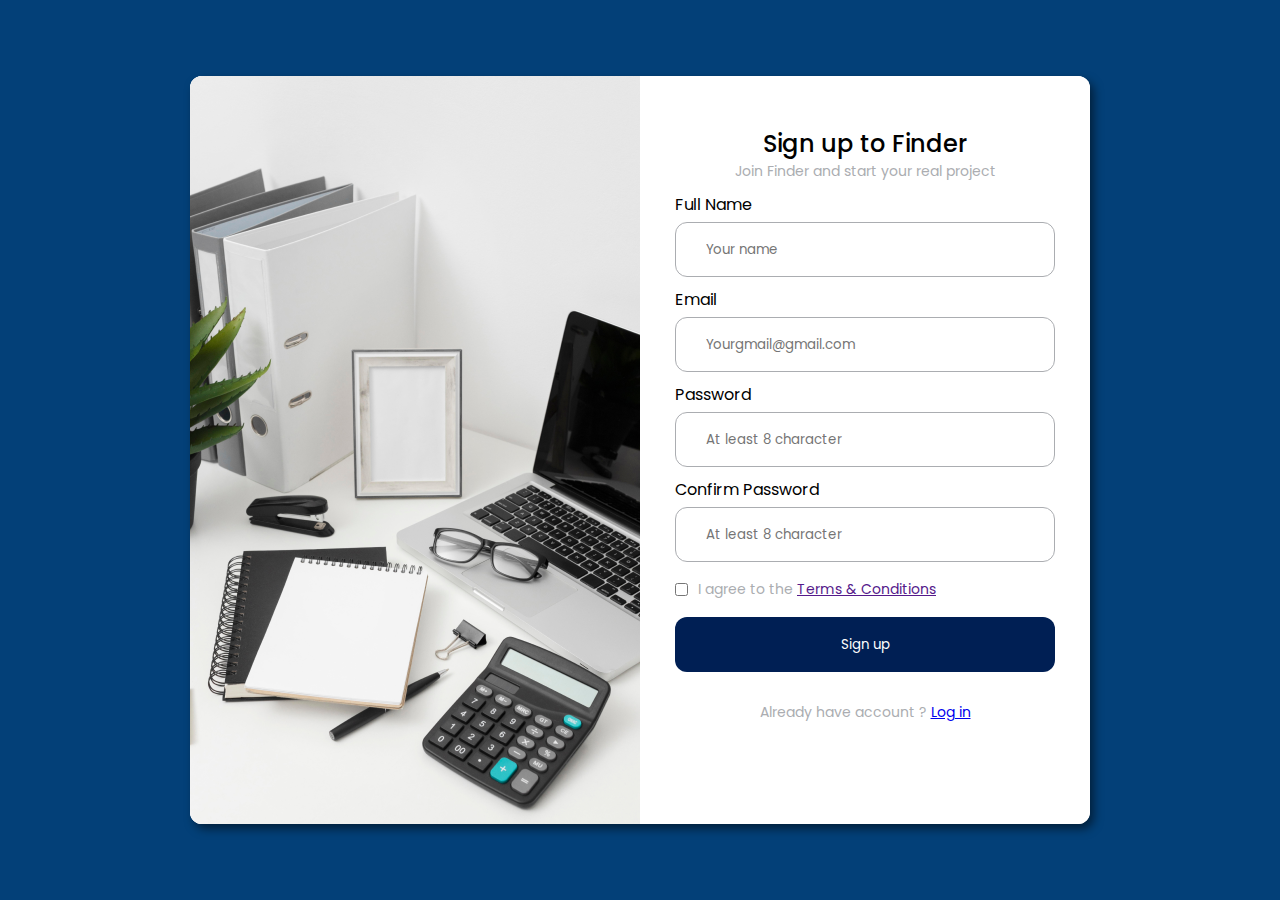
<file: myweb/register.html>
<!DOCTYPE html>
<html lang="en">
<head>
    <meta charset="UTF-8">
    <meta name="viewport" content="width=device-width, initial-scale=1.0">
    <title>Sign up | Finder</title>
    <link rel="icon" href="/myweb/assets/img/icon-title.png">
    <link rel="stylesheet" href="/myweb/assets/css/style.css">
    <link rel="stylesheet" href="/myweb/assets/plugin/boxicons-2.0.7/css/boxicons.min.css">
    <link rel="stylesheet" href="/myweb/assets/css/responsive.css">
</head>
<body>
    <!-- sign up -->
    <div class="register">
        <div class="small-container">
            <div class="row row-register">
                <div class="col">
                    <img src="/myweb/assets/img/img-signup.png" alt="">
                </div>
                <div class="col">
                    

                    <form action="">
                        <h2 class="text-center">Sign up to Finder</h2>
                        <p class="text-center">Join Finder and start your real project</p>
                        <label for="">Full Name</label>
                        <input type="text" placeholder="Your name">
                        <label for="">Email</label>
                        <input type="text" placeholder="Yourgmail@gmail.com">
                        <label for="">Password</label>
                        <input type="password" placeholder="At least 8 character">
                        <label for="">Confirm Password</label>
                        <input type="password" placeholder="At least 8 character">
                        <div class="terms">
                             <input type="checkbox">
                            <p>I agree to the <a href="">Terms & Conditions</a> </p>
                        </div>
                       

                        <button><a href="">Sign up</a></button>
                        <p class="text-center">Already have account ? <a href="login.html">Log in</a> </p>
                    </form>
                </div>
            </div>
        </div>
    </div>

    <script src="/myweb/assets/js/script.js"></script>
</body>
</html>
</file>
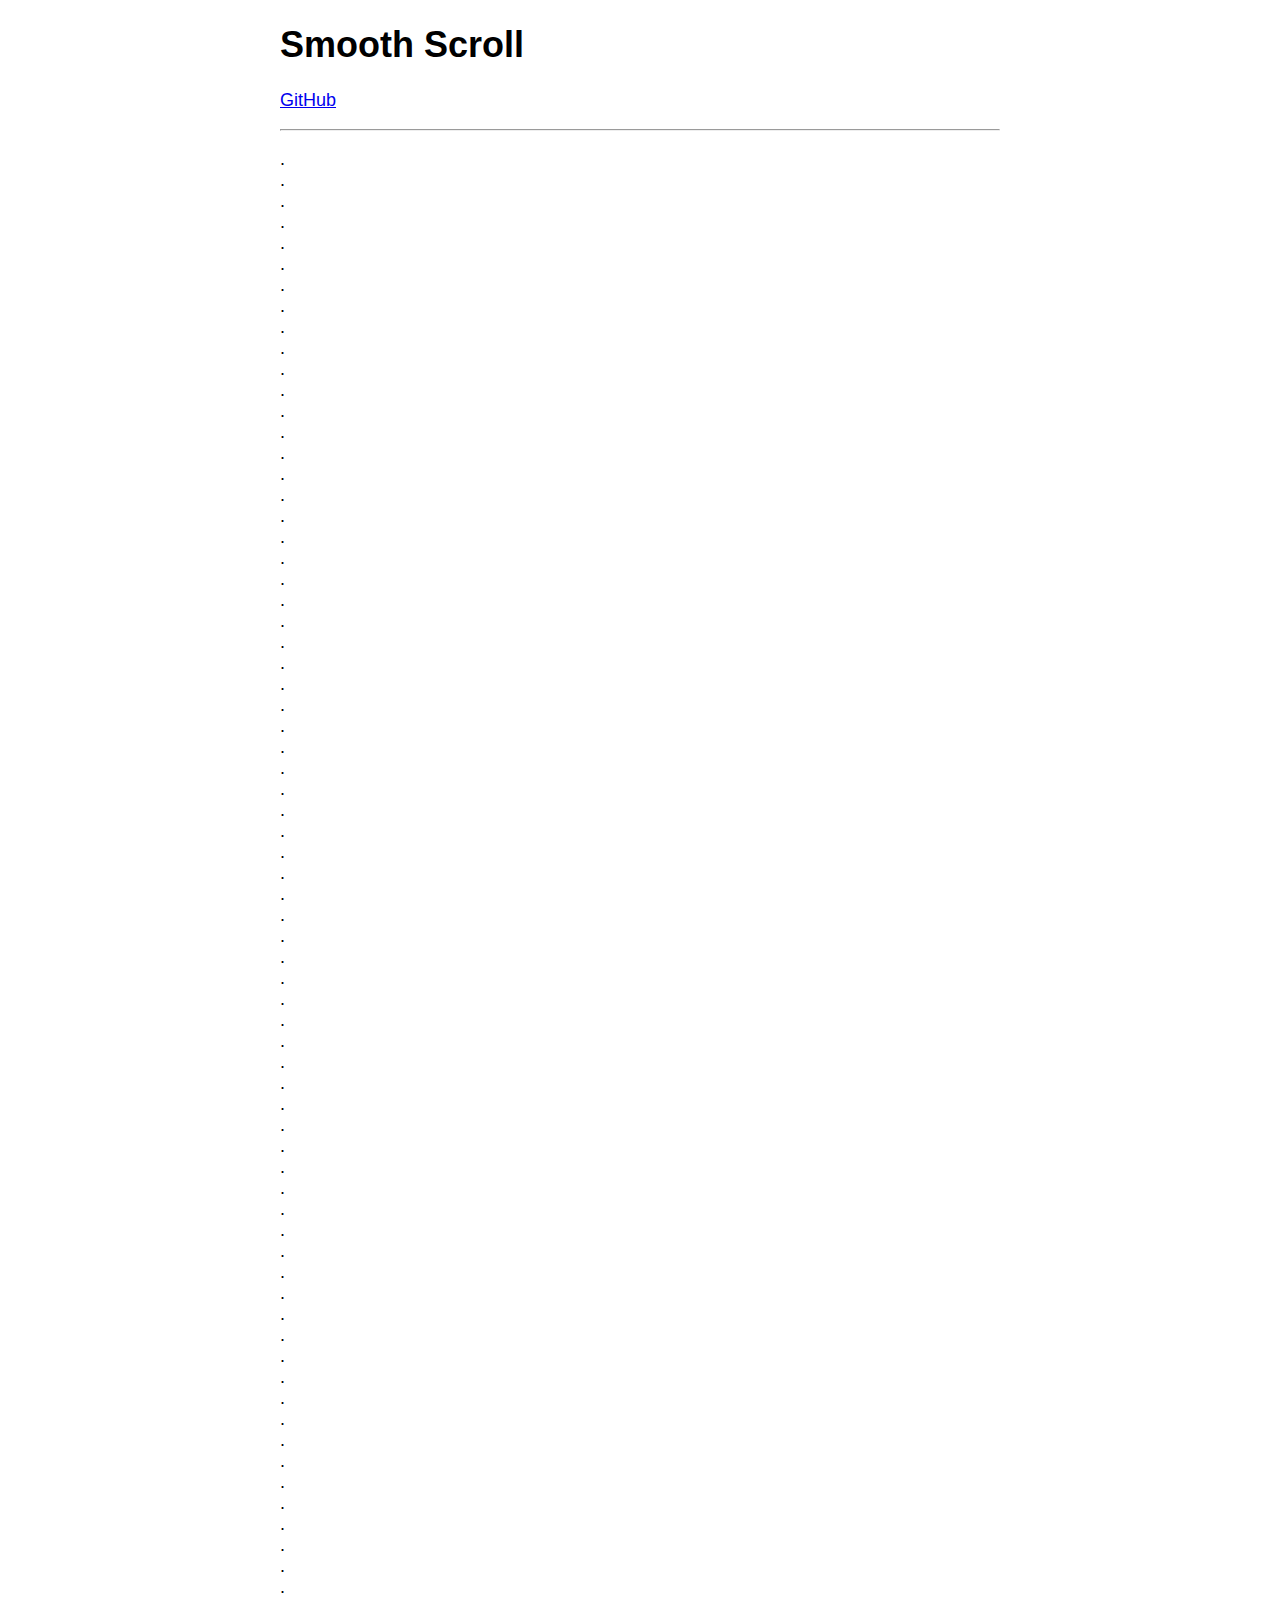
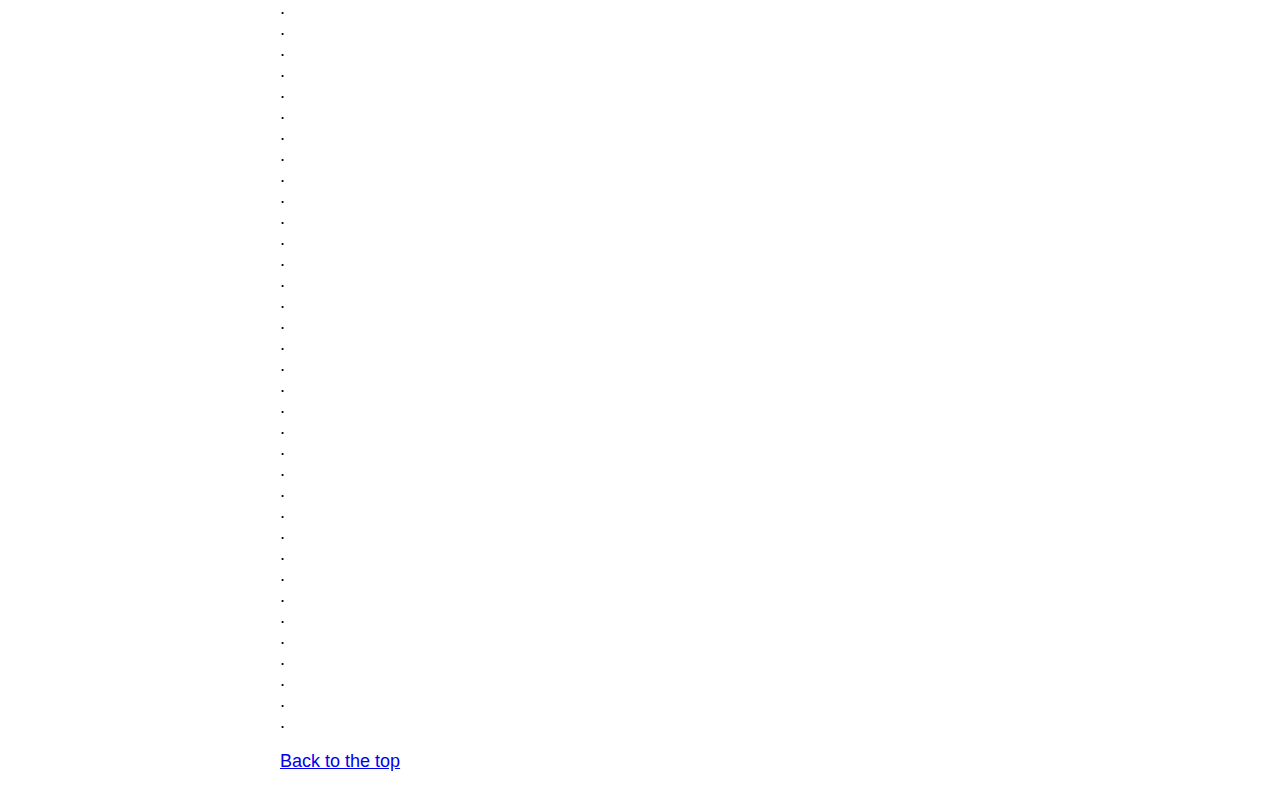
<file: myweb/assets/plugin/smooth-scroll v15.1.3/jump-to-top.html>
<!DOCTYPE html>
<html lang="en">

	<head>
		<meta charset="utf-8">
		<title>Smooth Scroll</title>
		<meta name="viewport" content="width=device-width, initial-scale=1.0">

		<!-- stylesheets -->
		<style type="text/css">
			body {
				font-family: -apple-system, BlinkMacSystemFont, "Segoe UI", "Roboto", "Oxygen", "Ubuntu", "Cantarell", "Fira Sans", "Droid Sans", "Helvetica Neue", sans-serif;
				font-size: 112.5%;
				margin-left: auto;
				margin-right: auto;
				max-width: 40em;
				width: 88%;
			}
		</style>
	</head>

	<body>

		<main id="top">

			<nav>
				<h1>Smooth Scroll</h1>
				<p><a href="https://github.com/cferdinandi/smooth-scroll">GitHub</a></p>
				<hr>
			</nav>

			<section>

				<p>
				    .<br>.<br>.<br>.<br>.<br>.<br>.<br>.<br>.<br>.<br>.<br>.<br>.<br>
				    .<br>.<br>.<br>.<br>.<br>.<br>.<br>.<br>.<br>.<br>.<br>.<br>.<br>
				    .<br>.<br>.<br>.<br>.<br>.<br>.<br>.<br>.<br>.<br>.<br>.<br>.<br>
				    .<br>.<br>.<br>.<br>.<br>.<br>.<br>.<br>.<br>.<br>.<br>.<br>.<br>
				    .<br>.<br>.<br>.<br>.<br>.<br>.<br>.<br>.<br>.<br>.<br>.<br>.<br>
				    .<br>.<br>.<br>.<br>.<br>.<br>.<br>.<br>.<br>.<br>.<br>.<br>.<br>
				    .<br>.<br>.<br>.<br>.<br>.<br>.<br>.<br>.<br>.<br>.<br>.<br>.<br>
				    .<br>.<br>.<br>.<br>.<br>.<br>.<br>.<br>.<br>.<br>.<br>.<br>.
				</p>

				<p><a href="#">Back to the top</a></p>
			</section>
		</main>

		<!-- Javascript -->
		<script src="dist/smooth-scroll.polyfills.js"></script>
		<script>
			// Instantiate Scrolls
			var scroll = new SmoothScroll('a[href*="#"]', {
				topOnEmptyHash: false
			});
		</script>


	</body>
</html>
</file>
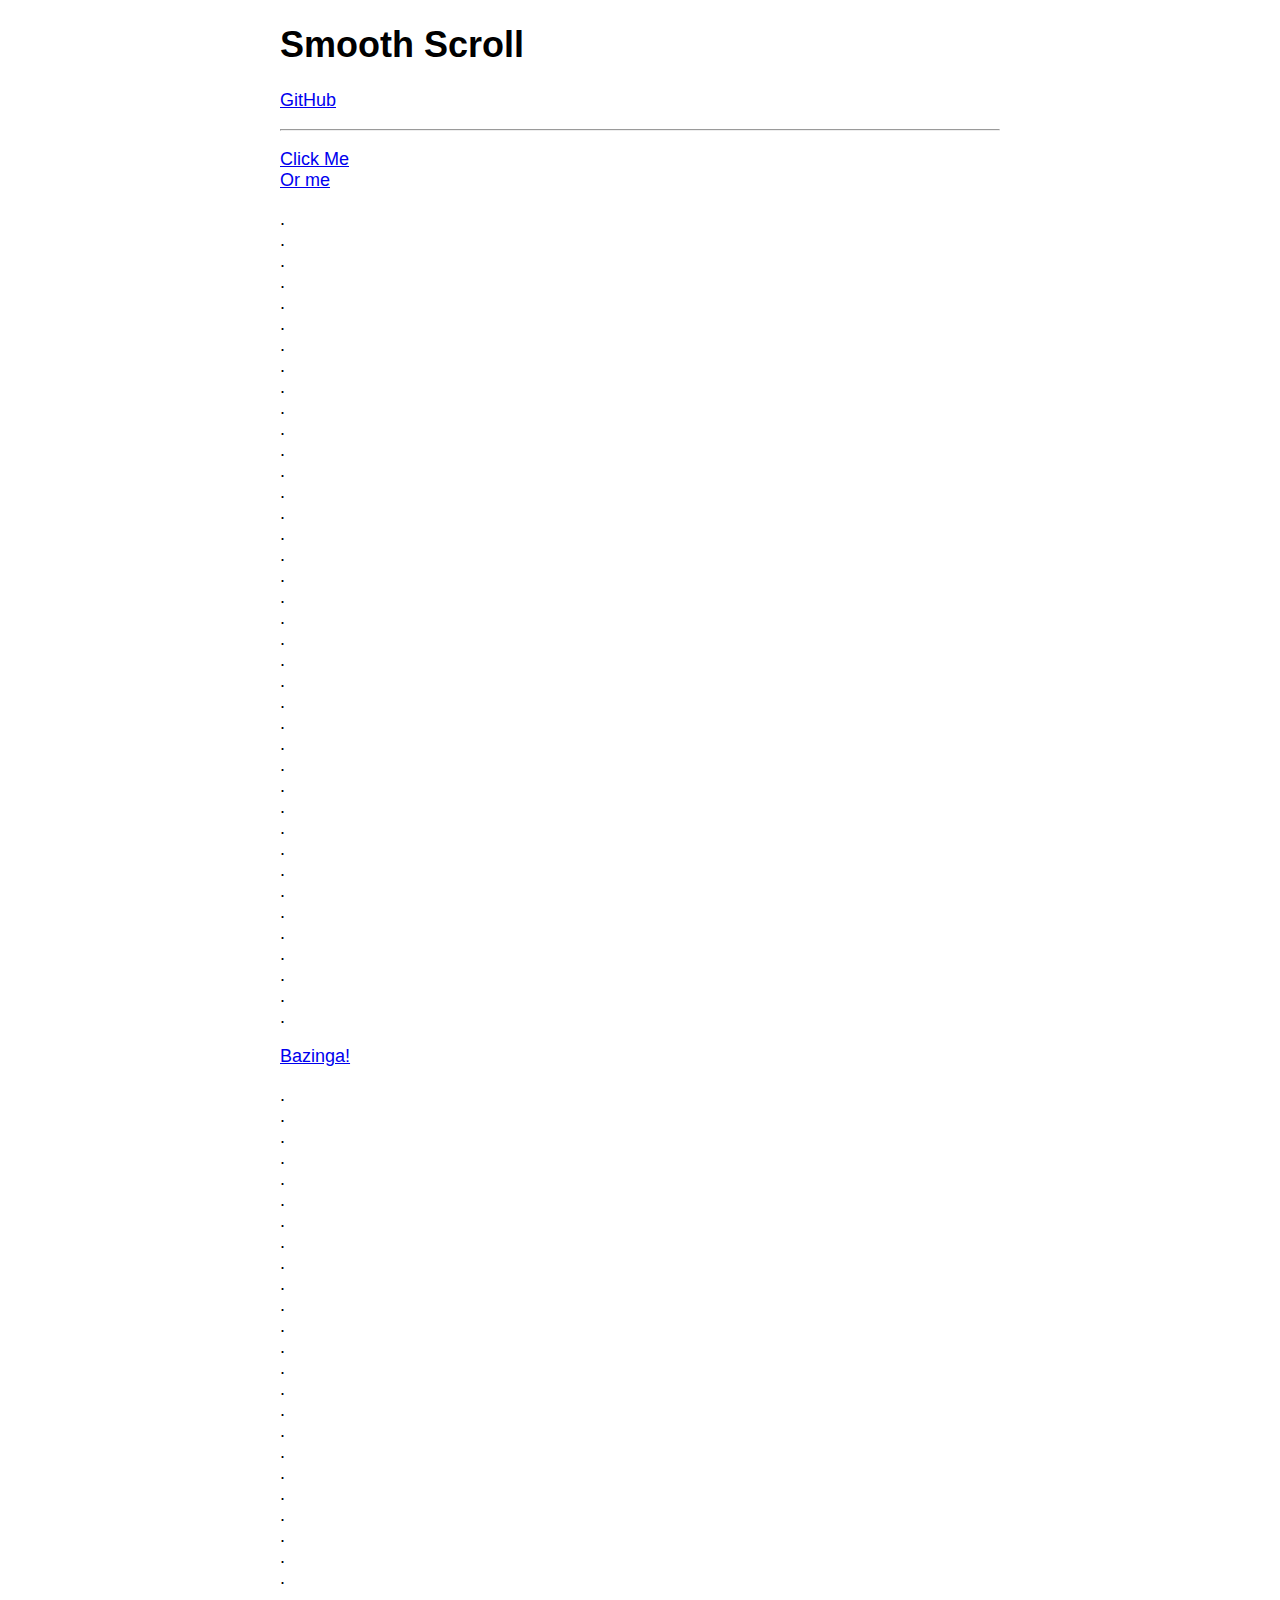
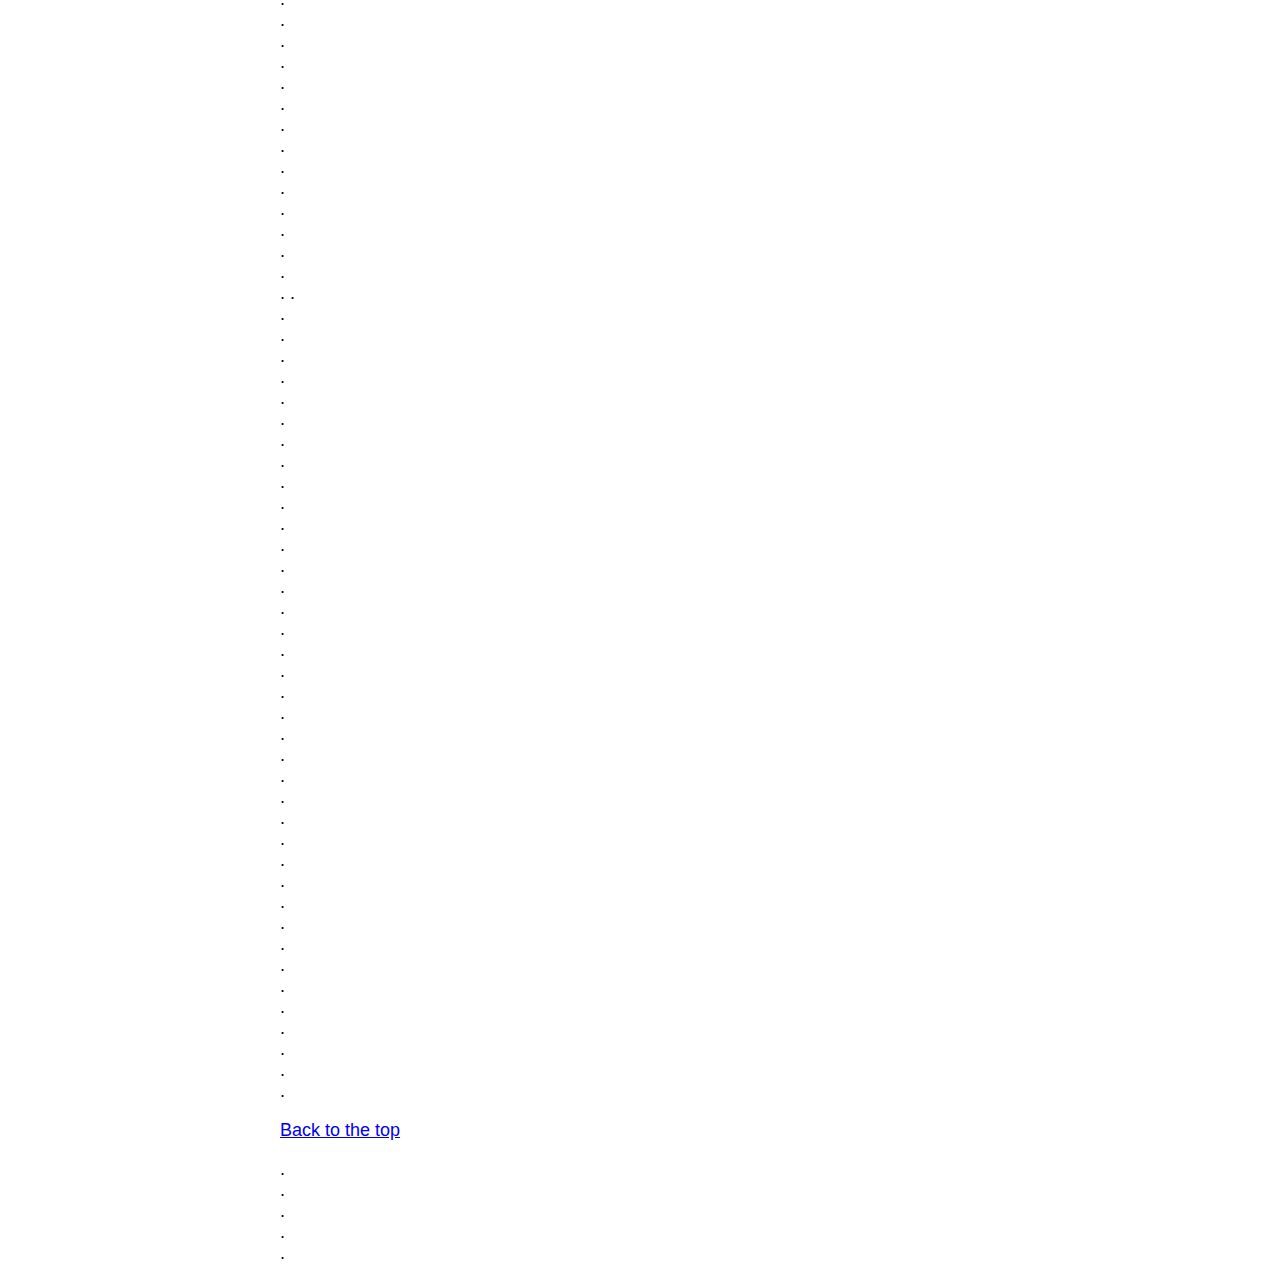
<file: myweb/assets/plugin/smooth-scroll v15.1.3/speed.html>
<!DOCTYPE html>
<html lang="en">

	<head>
		<meta charset="utf-8">
		<title>Smooth Scroll</title>
		<meta name="viewport" content="width=device-width, initial-scale=1.0">

		<!-- stylesheets -->
		<style type="text/css">
			body {
				font-family: -apple-system, BlinkMacSystemFont, "Segoe UI", "Roboto", "Oxygen", "Ubuntu", "Cantarell", "Fira Sans", "Droid Sans", "Helvetica Neue", sans-serif;
				font-size: 112.5%;
				margin-left: auto;
				margin-right: auto;
				max-width: 40em;
				width: 88%;
			}
		</style>
	</head>

	<body>

		<main id="top">

			<nav>
				<h1>Smooth Scroll</h1>
				<p><a href="https://github.com/cferdinandi/smooth-scroll">GitHub</a></p>
				<hr>
			</nav>

			<section>
				<p>
				    <a href="#bazinga">Click Me</a><br>
				    <a href="#1@#%^-bottom">Or me</a>
				</p>

				<p>
				    .<br>.<br>.<br>.<br>.<br>.<br>.<br>.<br>.<br>.<br>.<br>.<br>.<br>
				    .<br>.<br>.<br>.<br>.<br>.<br>.<br>.<br>.<br>.<br>.<br>.<br>.<br>
				    .<br>.<br>.<br>.<br>.<br>.<br>.<br>.<br>.<br>.<br>.<br>.<br>.
				</p>

				<p id="bazinga"><a href="#1@#%^-bottom">Bazinga!</a></p>

				<p>
				    .<br>.<br>.<br>.<br>.<br>.<br>.<br>.<br>.<br>.<br>.<br>.<br>.<br>
				    .<br>.<br>.<br>.<br>.<br>.<br>.<br>.<br>.<br>.<br>.<br>.<br>.<br>
				    .<br>.<br>.<br>.<br>.<br>.<br>.<br>.<br>.<br>.<br>.<br>.<br>.
				    .<br>.<br>.<br>.<br>.<br>.<br>.<br>.<br>.<br>.<br>.<br>.<br>.<br>
				    .<br>.<br>.<br>.<br>.<br>.<br>.<br>.<br>.<br>.<br>.<br>.<br>.<br>
				    .<br>.<br>.<br>.<br>.<br>.<br>.<br>.<br>.<br>.<br>.<br>.<br>.
				</p>

				<p id="1@#%^-bottom"><a href="#top">Back to the top</a></p>

				<p>.<br>.<br>.<br>.<br>.</p>
			</section>
		</main>

		<!-- Javascript -->
		<script src="dist/smooth-scroll.polyfills.js"></script>
		<script>
			var scroll = new SmoothScroll('a[href*="#"]');
		</script>


	</body>
</html>
</file>
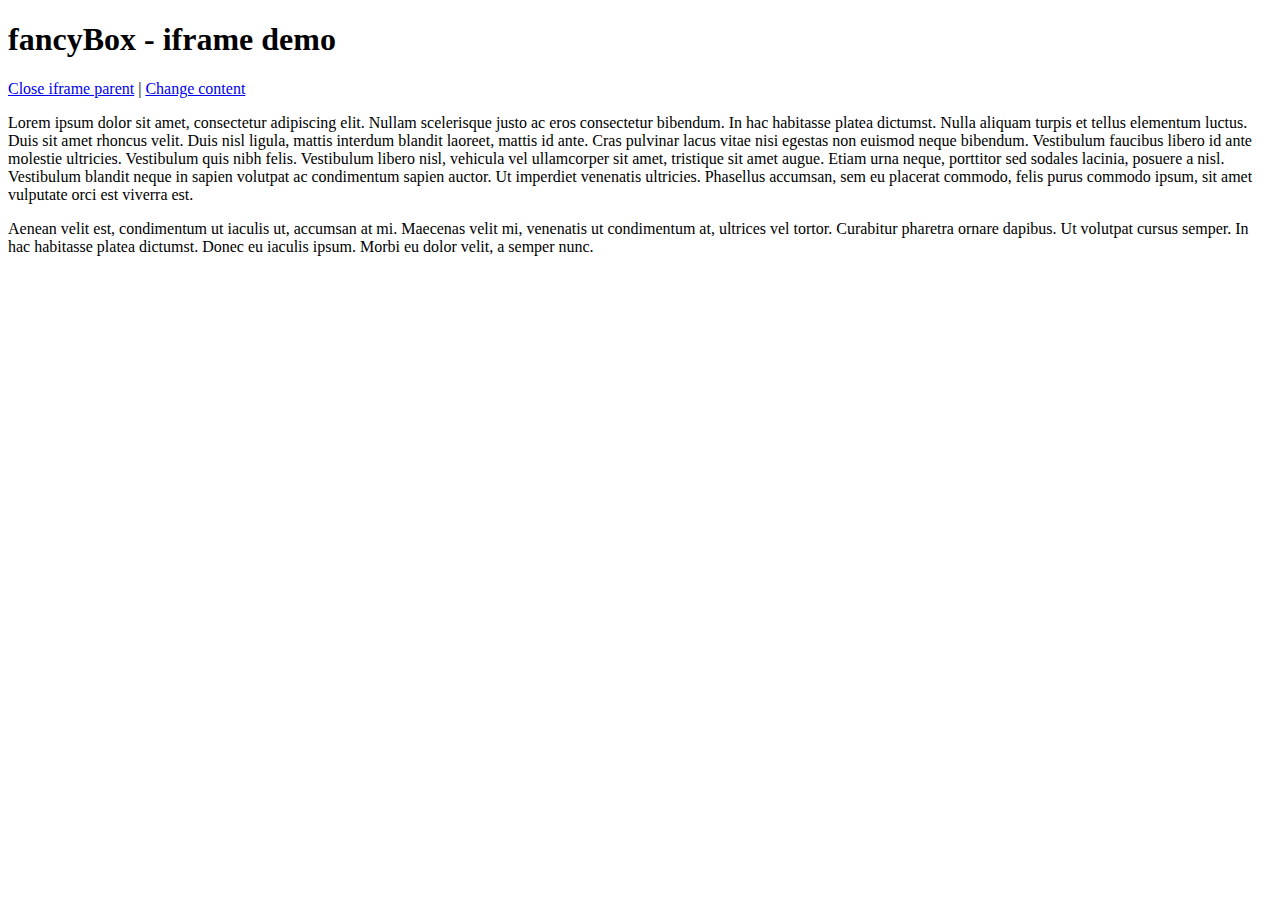
<file: myweb/assets/plugin/Fancybox v3/demo/iframe.html>
<!DOCTYPE html>
<html>
<head>
	<title>fancyBox - iframe demo</title>
	<meta http-equiv="Content-Type" content="text/html; charset=UTF-8" />
</head>
<body>
	<h1>fancyBox - iframe demo</h1>

	<p>
		<a href="javascript:parent.jQuery.fancybox.close();">Close iframe parent</a>

		|

		<a href="javascript:parent.jQuery.fancybox.open({href : '1_b.jpg', title : 'My title'});">Change content</a>
	</p>

	<p>
		Lorem ipsum dolor sit amet, consectetur adipiscing elit. Nullam scelerisque justo ac eros consectetur bibendum. In hac habitasse platea dictumst. Nulla aliquam turpis et tellus elementum luctus. Duis sit amet rhoncus velit. Duis nisl ligula, mattis interdum blandit laoreet, mattis id ante. Cras pulvinar lacus vitae nisi egestas non euismod neque bibendum. Vestibulum faucibus libero id ante molestie ultricies. Vestibulum quis nibh felis. Vestibulum libero nisl, vehicula vel ullamcorper sit amet, tristique sit amet augue. Etiam urna neque, porttitor sed sodales lacinia, posuere a nisl. Vestibulum blandit neque in sapien volutpat ac condimentum sapien auctor. Ut imperdiet venenatis ultricies. Phasellus accumsan, sem eu placerat commodo, felis purus commodo ipsum, sit amet vulputate orci est viverra est.
	</p>

	<p>
		Aenean velit est, condimentum ut iaculis ut, accumsan at mi. Maecenas velit mi, venenatis ut condimentum at, ultrices vel tortor. Curabitur pharetra ornare dapibus. Ut volutpat cursus semper. In hac habitasse platea dictumst. Donec eu iaculis ipsum. Morbi eu dolor velit, a semper nunc.
	</p>
</body>
</html>
</file>
<file: myweb/assets/css/style.css>
@import url('https://fonts.googleapis.com/css2?family=Poppins:wght@200;300;400;500;600;800&display=swap');

:root{

    --primary-color: #001F54;
    --secondary-color: #034078;
    --star-color: #FFBF47;
    --gray-color:#ABADB1;
    --black-color :#000000;
    --white-color: #ffffff;
}

*{
    margin: 0;
    padding: 0;
    font-family: 'Poppins';
    box-sizing: border-box;
}

header{
    background: var(--white-color);
}

.container{
    max-width: 100%;
}

.small-container{
    max-width: 1200px; 
    margin: auto;
}

.row{
    display: flex;
    justify-content: center;
    align-items: center;
    flex-wrap: wrap;
}

.col-8{
    flex-basis: 66.6%;
}

.col-6{
    flex-basis: 50%;
}

.col-5{
    flex-basis: 40%;
    min-width: 400px;
    padding: 50px;
}

.col-4{
    flex-basis: 33.3%;
    min-width: 350px;
}

.col-3{
    flex-basis: 25%;
    min-width: 300px;
}

.btn{
    width: 173px;
    padding: 15px 40px;
    background-color: var(--primary-color);
    border-radius: 12px;
    border: none;
}

.btn a{
    text-decoration: none;
    color: var(--white-color);
    font-weight: 500;
}

/* navigation */
.logo{
    color: var(--primary-color);
    font-size: 24px;
    text-transform: uppercase;
    font-weight: 800;
}

nav{
    display: flex;
    flex-wrap: wrap;
    align-items: center;
    justify-content: space-between;
    padding: 22px 0;
}

.right-nav{
    display: flex;
    justify-content: center;
    align-items: center;
}

.nav-menu{
    margin-left: 50px;
}

ul{
    display: flex;
    list-style: none;
    text-decoration: none;
}

ul li{
    margin-right: 30px;
}

ul li a{
   text-decoration: none;
   color: var(--gray-color);
 
}

ul li a:hover{
    color: var(--black-color);
}

ul li a.active{
    color: var(--black-color);
}

.search-bar input{
    height: 48px;
    width: 400px;
    border-radius: 12px;
    border: 1px solid var(--gray-color);
    padding: 0 25px;
}
.search-bar{
    position: relative;
}

.icon-search{
    position: absolute;
    right: 100px;
    top: 12px;
}

.search-bar input::placeholder{
    font-size: 16px;
}


.search-bar button{
    margin-left: 25px;
    font-size: 16px;
    background: var(--white-color);
    border: none;
}

.search-bar button a{
    text-decoration: none;
    color: var(--primary-color);

}

.title{
    font-weight: 600;
}

.text-center{
    text-align: center;
}

.description{
    color: var(--gray-color);
    margin-top: 10px;
    margin-bottom: 50px;
}

/* header */

.header {
    padding-top: 80px;
    padding-bottom: 80px;
}

.header h1{
    font-size: 40px;
    font-weight: 600;
}


/* services */

.services{
    padding-top: 30px;
    background: #F8F8FD;
}

.row-services{
    margin-top: 50px;
}

.card{
    border-radius: 12px;
    padding: 20px 20px 30px 20px;
    margin: 0 5px 50px 5px;
    background: var(--white-color);
    box-shadow: rgba(149, 157, 165, 0.2) 0px 8px 24px;
}

.card-header{
    display: flex;
    align-items: center;
    margin-bottom: 20px;
}

.card-header img{
    border-radius: 50%;
    width: 50px;
    height: 50px;
    margin-right: 10px;
}

.title-card-header h4{
    font-weight: 600;
}
.title-card-header p{
    font-size: 11px;
    color: var(--gray-color);
}

.card-body img{
    border-radius: 12px;
    width: 250px;
    height: 150px;
}

.card-footer{
    margin-top: 10px;
}

.card-footer h4{
    font-weight: 500;
    font-size: 15px;
}

.icon-star{
    margin: 2px 0;
}

.icon-star i{
    color: #FFBF47;
}

.icon-star span{
    color: var(--gray-color);
}

.price{
    display: flex;
    align-items: center;
    justify-content: space-between;
    font-size: 14px;
}

.price p{
    color: var(--gray-color);
}

.price span{
    font-weight: 600;
    color: var(--primary-color);
}

/* productivity */

.productivity{
    padding-top: 80px;
    padding-bottom: 80px;;
}


.productivity img{
    border-radius: 12px;
}

/* footer */

footer{
    background-color: #034078;
    padding-top: 80px;
}

footer li{
    list-style: none;
    padding: 10px 0;
}
footer li a{
    text-decoration: none; 
    color: var(--gray-color);
}

footer h4{
    font-weight: 500;
    color: var(--white-color);
}

footer p{
    color: var(--gray-color);
}

footer input{
    width: 100%;
    border-radius: 12px;
    height: 48px;
    padding: 0 25px;
    margin: 15px 0;
    border: none;
}

footer button{
    width: 100%;
    border-radius: 12px;
    height: 48px;
    border: none;
    background: var(--primary-color);
}

footer button a{
    color: var(--white-color);
    text-decoration: none;
}

.row-footer{
    display: flex;
    align-items: flex-start;
    padding-bottom: 50px;
}

.row-footer input{
    background-color: var(--primary-color);
    opacity: 49%;
}


hr{
    background: var(--gray-color);
}

.footer-bottom{
    padding: 25px 0;
    justify-content: space-between;
}

.footer-bottom .logo{
    color: var(--white-color);
}

.footer-bottom .setting{
    display: flex;
    justify-content: center;
    
}

.setting li{
    margin-right: 15px;
}

.copyright{
    color: var(--gray-color);
    display: flex;
    justify-content: end;
}



/* services */

.row-services{
    display: flex;
    flex-wrap: wrap;
    row-gap: 20px;
    justify-content: space-around;
}

.list-services{
    padding: 5px 32px;
    background-color:#F0F0FC;
    border-radius: 24px;
    font-size: 12px;
    cursor: pointer;
}

.list-services.active{
    padding: 5px 32px;
    background-color: var(--primary-color);
    border-radius: 24px;
    color: var(--white-color);
    font-size: 12px;
}

.itemBox.hide{
    display: none;
}


/* register */

.col{
    background-color: var(--white-color);
    min-width: 450px;
    height: 748px;
    border-radius: 12px;
}
.col img{
    display: flex;
}

.register,
.login{
    background-color: #034078;
    height: 100vh;
    display: flex;
    flex-wrap: wrap;

}

.row-register{
    background-color: #fff;
    margin: auto;
    border-radius: 12px;
    box-shadow: 4px 5px 10px 0px rgba(0,0,0,0.5);
    -webkit-box-shadow: 4px 5px 10px 0px rgba(0,0,0,0.5);
    -moz-box-shadow: 4px 5px 10px 0px rgba(0,0,0,0.5);
}

form{
    display: flex;
    flex-direction: column;
    padding: 50px 35px 35px 35px;
}

form h2{
    font-weight: 500;
}

form p{
    color: var(--gray-color);
    font-size: 14px;
}

form input{
    height: 55px;
    border-radius: 12px;
    padding: 0 30px;
    border: .5px solid var(--gray-color);
}

form label{
    margin: 10px 0 5px 0;

}

.terms{
    display: flex;
    align-items: center;
}

.terms p{
    margin-left: 10px;
}

form button{
    background: var(--primary-color);
    margin-bottom: 30px;
    border-radius: 12px;
    height: 55px;
    border: none;
}

form button a{
    text-decoration: none;
     color: var(--white-color);
    
}


/* Login */

.forgot{
    display: flex;
    align-items: center;
    justify-content: space-between;
}

.social-account{
    display: flex;
    justify-content: center;
    align-items: center;
    border: .5px solid var(--gray-color);
    height: 55px;
    border-radius: 12px;
    column-gap: 10px;
    cursor: pointer;
    margin-top: 15px;
}



/* detail-page */

.detail-page{
    padding-top: 50px;
}

.detail-page .row{
    align-items: flex-start;
}
.row-detail-page{
    display: flex;
    flex-wrap: wrap;
    column-gap: 20px;
    justify-content: start;
    margin: 30px 0;
}

.title-detail-page h5{
    color: var(--gray-color);
    font-weight: 500;
}

.title-detail-page h5 span{
    color: var(--black-color);
    font-weight: 500;
}

.title-detail-page h3{
    font-weight: 500;
    margin-top: 10px;
}

.title-detail-page .icon-star{
    margin-bottom: 20px;
}

.list-content{
    padding: 5px 32px;
    background-color:#F0F0FC;
    border-radius: 24px;
    font-size: 12px;
    cursor: pointer;
}

.list-content.active{
    padding: 5px 32px;
    background-color: var(--primary-color);
    border-radius: 24px;
    color: var(--white-color);
    font-size: 12px;
}

.itemContent.hide{
    display: none;
}


.itemContent {
    margin-bottom: 30px;
}

.itemContent h3{
    font-weight: 600;
}

.itemContent p{
    font-size: 14px;
}


.itemContent .about {
    background-color: red;
    display: flex;
    width: 100%;
    justify-content: space-between;
}
</file>
<file: myweb/assets/css/responsive.css>
@media screen and (max-width: 768px) {
.header img{
    margin-top: 50px;
}


.services .title{
    text-align: center;
}

.productivity .col-5{
    padding: 25px;
}

.footer-bottom .logo{
    text-align: center;
}

.footer-bottom .setting{
    display: 100%;
}

.footer-bottom .copyright{
    justify-content: center;
}

}

@media screen and (max-width: 992px) {
    .header img{
        margin-top: 50px;
    }
    
        .services .title{
        text-align: center;
    }
    

    
    .footer-bottom .setting{
        display: 100%;
    }
    
    .footer-bottom .copyright{
        justify-content: center;
        margin-top: 25px;
    }
    
    }
</file>
<file: myweb/assets/plugin/type.js/css/styles.css>
/* 

Type.js CSS

Developed by Nathan Ford

INDEX
1. Reset
2. Clearfix
3. General styles

/* 1. Reset ---------------------------------------- */

html, body, div, span, object, iframe,
h1, h2, h3, h4, h5, h6, p, blockquote, pre,
abbr, address, cite, code,
del, dfn, em, img, ins, kbd, q, samp,
small, strong, sub, sup, var,
b, i,
dl, dt, dd, ol, ul, li,
fieldset, form, label, legend,
table, caption, tbody, tfoot, thead, tr, th, td,
article, aside, canvas, details, figcaption, figure, 
footer, header, hgroup, menu, nav, section, summary,
time, mark, audio, video {
	margin: 0;
	padding: 0;
	border: 0;
	outline: 0;
	font-size: 100%;
	vertical-align: baseline;
	background: transparent;
}

h1 {
	font-size: 3em;
	font-size: 4vw;
	max-font-size: 50px;
	min-font-size: 30px;
}

html {
	font-size: 62.5%;
}

body {
	line-height: 1;
}

article,aside,details,figcaption,figure,
footer,header,hgroup,menu,nav,section { 
	display: block;
}

nav ul {
	list-style: none;
}

blockquote, q {
	quotes: none;
}

blockquote:before, blockquote:after,
q:before, q:after {
	content: '';
	content: none;
}

a {
	margin: 0;
	padding: 0;
	font-size: 100%;
	vertical-align: baseline;
	background: transparent;
}

ins {
	background-color: #ff9;
	color: #000;
	text-decoration: none;
}

mark {
	background-color: #ff9;
	color: #000; 
	font-style: italic;
	font-weight: bold;
}

del {
	text-decoration: line-through;
}

abbr[title], dfn[title] {
	border-bottom: 1px dotted;
	cursor: help;
}

table {
	border-collapse: collapse;
	border-spacing: 0;
}

/* change border colour to suit your needs */
hr {
	display: block;
	height: 1px;
	border: 0;   
	border-top: 1px solid #cccccc;
	margin: 1em 0;
	padding: 0;
}

input, select {
	vertical-align:middle;
}

/* 2. Clearfix -------------------------------- */
/* More info: http://nicolasgallagher.com/micro-clearfix-hack/

For modern browsers */
.clearfix:before,
.clearfix:after {
    content: "";
    display: table;
}

.clearfix:after {
    clear: both;
}

/* For IE 6/7 (trigger hasLayout) */
.clearfix {
    zoom:1;
}

/* 3. General styles -------------------------------- */

@font-face {
  font-family: 'ClearSans';
  src: url('http://artequalswork.com/fonts/clearsans-new/WOFF2/clear-sub.woff2') format('woff2'),
       url('http://artequalswork.com/fonts/clearsans-new/WOFF/clear-sub.woff') format('woff'),
       url('http://artequalswork.com/fonts/clearsans-new/TTF/clear-sub.ttf') format('truetype');
  font-weight: normal;
  font-style: normal;
}

@font-face {
  font-family: 'ClearSans';
  src: url('http://artequalswork.com/fonts/clearsans-new/WOFF2/clear-bold-sub.woff2') format('woff2'),
       url('http://artequalswork.com/fonts/clearsans-new/WOFF/clear-bold-sub.woff') format('woff'),
       url('http://artequalswork.com/fonts/clearsans-new/TTF/clear-bold-sub.ttf') format('truetype');
  font-weight: 700;
  font-style: normal;
}

@font-face {
  font-family: 'ClearSans';
  src: url('http://artequalswork.com/fonts/clearsans-new/WOFF2/clear-italic-sub.woff2') format('woff2'),
       url('http://artequalswork.com/fonts/clearsans-new/WOFF/clear-italic-sub.woff') format('woff'),
       url('http://artequalswork.com/fonts/clearsans-new/TTF/clear-italic-sub.ttf') format('truetype');
  font-weight: normal;
  font-style: italic;
}

@font-face {
  font-family: 'ClearSans';
  src: url('http://artequalswork.com/fonts/clearsans-new/WOFF2/clear-bolditalic-sub.woff2') format('woff2'),
       url('http://artequalswork.com/fonts/clearsans-new/WOFF/clear-bolditalic-sub.woff') format('woff'),
       url('http://artequalswork.com/fonts/clearsans-new/TTF/clear-bolditalic-sub.ttf') format('truetype');
  font-weight: 700;
  font-style: italic;
}

body {
	padding: 10% 40% 10% 20%;
	font-size: 1.2vw;
	line-height: 1.65;
	font-family: "ClearSans", "Hevetica Neue", Arial, sans-serif;
	letter-spacing: 0.005em;
	color: #333;
}

@media only screen and (max-width: 820px) {
	
body {
	padding: 10% 20% 10% 10%;
}
	
}

@media only screen and (max-width: 520px) {
	
body {
	padding: 10% 5%;
}
	
}

h1 {
	font-size: 3.5em;
	margin-bottom: 0;
}

#site-header h1 {
	color: #A95472;
	font-family: 'Droid Sans Mono', monospace;
	font-weight: normal;
}

h2 {
	font-size: 1.5em;
	font-weight: normal;
	margin: 0.25em 0 1em;
}

section h2 {
	padding-top: 1em;
	padding-bottom: 0.25em;
	border-bottom: 1px dotted #C1C6C9;
	margin-top: 1em;
}

h3, h4 {
	font-size: 1.2em;
	padding-top: 1.5em;
}

h4 {
	font-size: 1em;
	letter-spacing: 0.02em;
	text-transform: uppercase;
	font-weight: normal;
	font-size: 0.9em;
}

p {
	max-width: 33em;
}

p + p {
	margin-top: 0.5em;
}

p code {
	line-height: 1;
	color: #7D8184;
}

a {
	text-decoration: none;
	color: #952A50;
}

a:hover {
	color: #000;
	text-decoration: underline;
}

a:active {
	color: #222;
}

p a {
	text-decoration: underline;
}

li {	
	display: block;
	margin-bottom: 0.5em;
	color: #999;
}

li p {
	color: #333;
}

code, pre {
	font-family: Consolas, "Bitstream Vera Sans Mono", "Andale Mono", Monaco, "DejaVu Sans Mono", "Lucida Console", monospace;
}

figure {
	margin: 1em 0 1.5em;
}

h4 + * {
	margin-top: 0.3em;
}

pre, .box {
	padding: 1em;
	background-color: #ecf1f4;
	border-radius: 3px;
	border: 1px solid #e2e7ea;
}

pre {
	overflow: auto;
	font-size: 0.9em;
}

figcaption {
	font-size: 0.8em;
	color: #999;
}

pre + figcaption {
	background-color: #4A4D51;
	color: #fff;
	border-radius: 3px;
	margin-top: 0.25em;
	padding: 0.5em 1.3em;
}

.button {
	font-size: 1em;
	color: #fff;
	border: 1px solid #4A4D51;
	background-color: #A95472;
	padding: 0.5em 0.8em;
	border-radius: 3px;
	display: inline-block;
	vertical-align: middle;
}

.button:hover {
	background-color: #4A4D51;
	color: #fff;
	text-decoration: none;
}

.detail {
	display: inline-block;
	vertical-align: middle;
	font-size: 0.8em;
	color: #7D8184;
	line-height: 1;
	margin-left: 1em;
}

#site-header {
	padding-bottom: 2em;
}

#download {
	margin-bottom: 2em;
}

#site-footer {
	margin-top: 3em;
	padding-top: 1em;
	border-top: 1px dotted #d8dde0;
}

#site-footer p {
	font-size: 0.8em;
}

#toggler {
	position: fixed;
	top: 0;
	width: 100%;
	font-size: 0.8em;
	padding: 0.5em 0 0.8em;
	color: #999;
	background: rgba(255,255,255,0.95);
	border-bottom: 1px solid #fff;
	z-index: 100;
}
</file>
